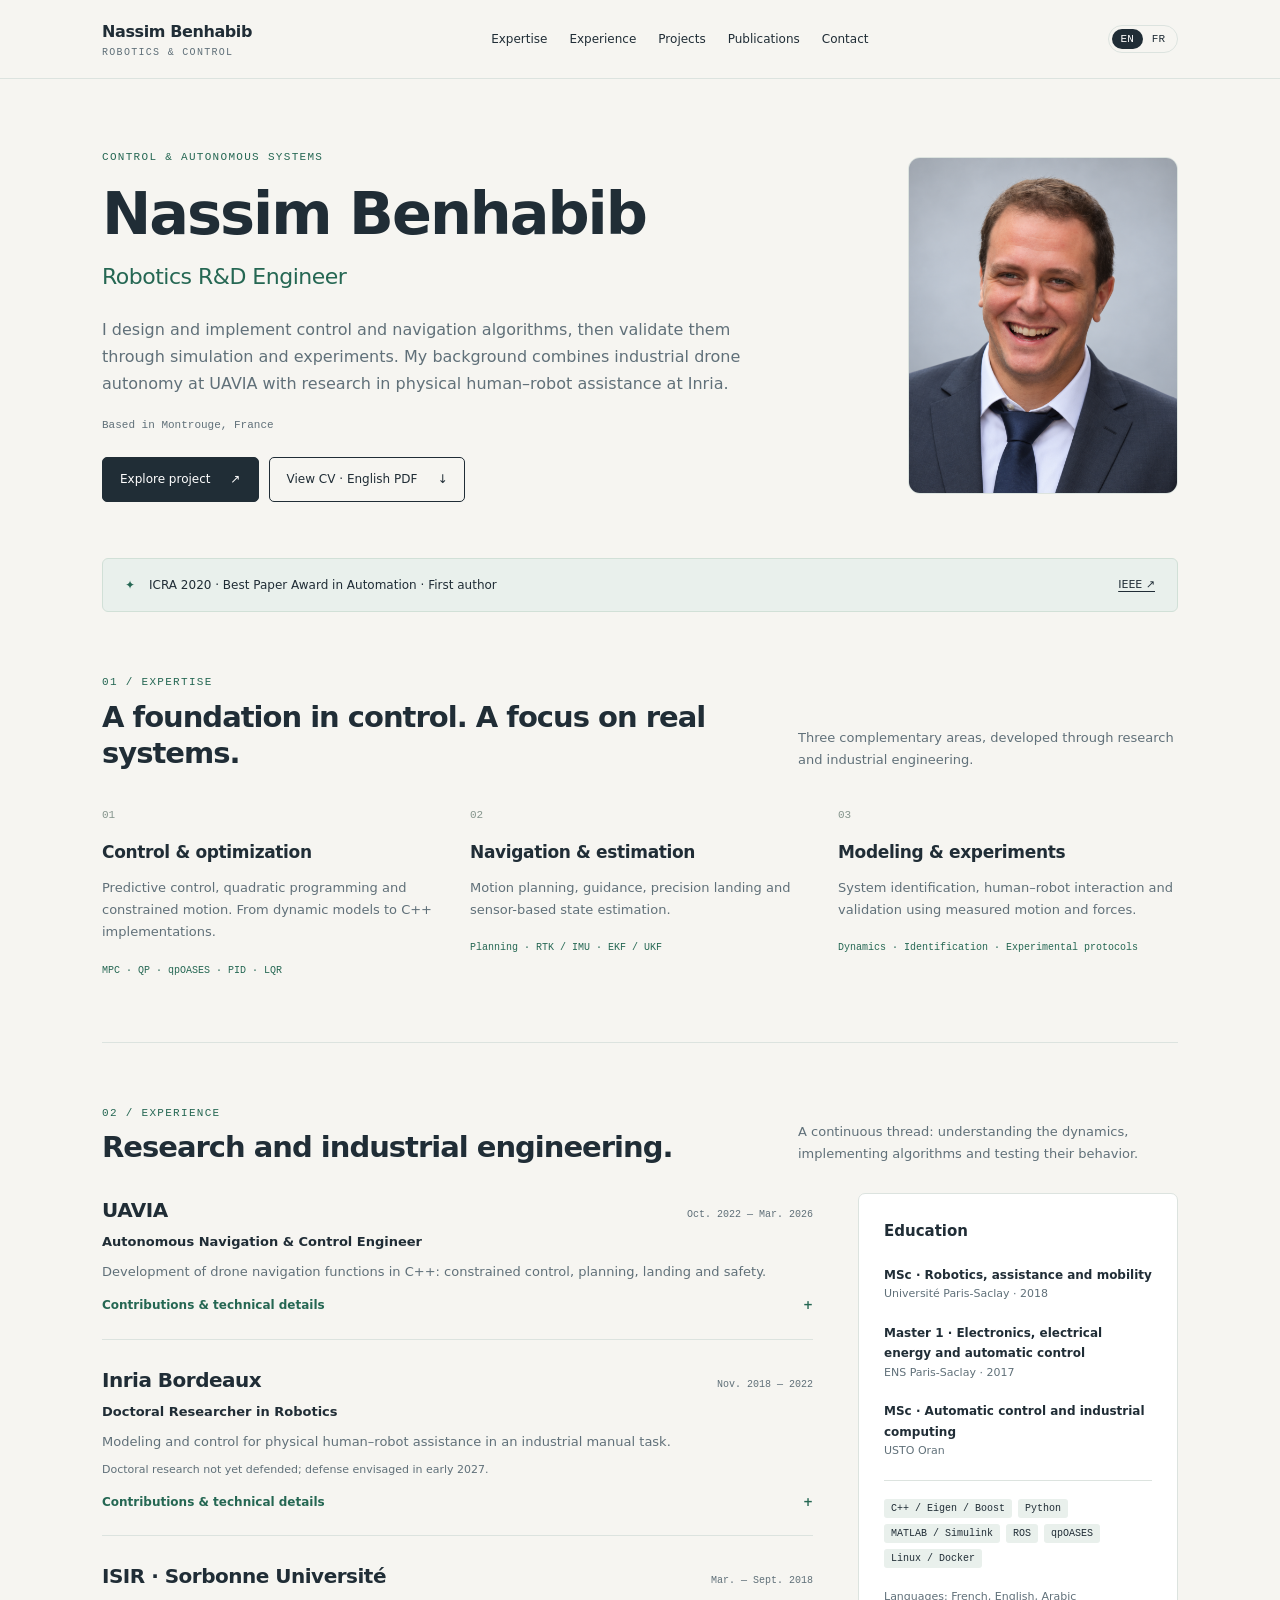
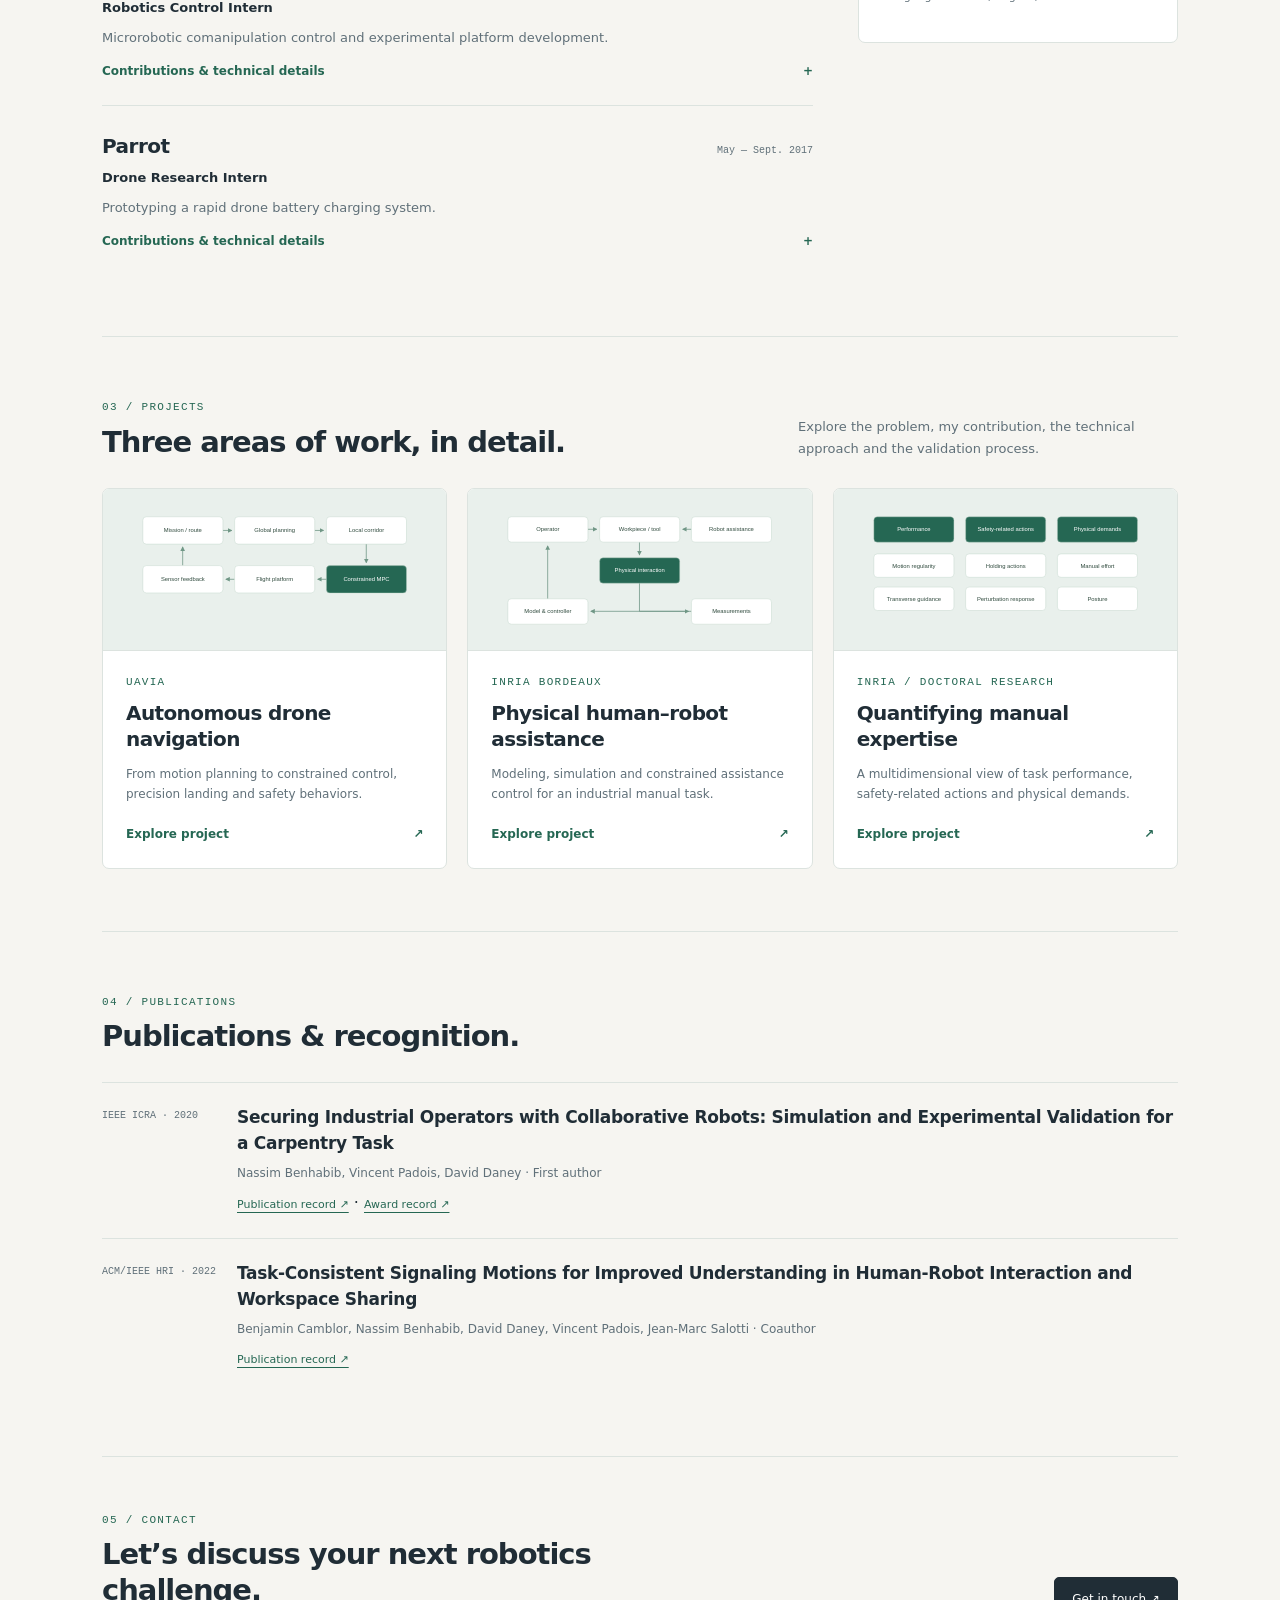
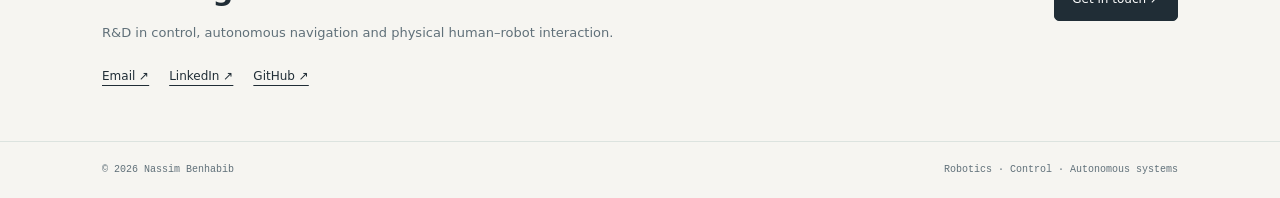
<file: index.html>
<!doctype html><html lang="en"><head><meta charset="utf-8"><meta name="viewport" content="width=device-width,initial-scale=1"><meta name="description" content="I design and implement control and navigation algorithms, then validate them through simulation and experiments. My background combines industrial drone autonomy at UAVIA with research in physical human–robot assistance at Inria."><meta name="theme-color" content="#f6f5f1"><title>Robotics R&amp;D Engineer | Nassim Benhabib</title><link rel="canonical" href="https://nassimbenhabib.github.io/en/index.html"><link rel="alternate" hreflang="en" href="https://nassimbenhabib.github.io/en/index.html"><link rel="alternate" hreflang="fr" href="https://nassimbenhabib.github.io/en/index.html"><link rel="icon" href="assets/favicon.svg" type="image/svg+xml"><link rel="stylesheet" href="assets/style.css"><script defer src="assets/main.js"></script></head><body><a class="skip" href="#main">Skip to content</a><header class="header"><div class="container nav"><a href="index.html" class="brand">Nassim Benhabib<small>Robotics & Control</small></a><nav id="navigation" aria-label="Navigation"><a href="index.html#expertise">Expertise</a><a href="index.html#experience">Experience</a><a href="index.html#projects">Projects</a><a href="index.html#publications">Publications</a><a href="index.html#contact">Contact</a></nav><button class="menu-button" aria-controls="navigation" aria-expanded="false">Menu</button><div class="lang" aria-label="Language"><span aria-current="page">EN</span><a data-language-switch href="fr/index.html" lang="fr" hreflang="fr" aria-label="Version française">FR</a></div></div></header><main id="main"><div class="container"><section class="hero"><div><div class="kicker">Control & autonomous systems</div><h1>Nassim Benhabib</h1><p class="role">Robotics R&D Engineer</p><p class="intro">I design and implement control and navigation algorithms, then validate them through simulation and experiments. My background combines industrial drone autonomy at UAVIA with research in physical human–robot assistance at Inria.</p><div class="location">Based in Montrouge, France</div><div class="buttons"><a class="button" href="#projects">Explore project <span>↗</span></a><a class="button light" href="assets/Nassim_Benhabib_CV_EN.pdf" target="_blank" rel="noopener">View CV · English PDF <span>↓</span></a></div></div><div class="portrait" role="img" aria-label="Portrait of Nassim Benhabib"><img src="assets/portrait.png" alt="Nassim Benhabib"></div></section><div class="highlight"><b>✦</b><span>ICRA 2020 · Best Paper Award in Automation · First author</span><a href="https://www.ieee-ras.org/awards-recognition/conference-awards/ieee-icra-best-paper-award-in-automation/" target="_blank" rel="noopener">IEEE ↗</a></div>
<section class="section" id="expertise"><div class="heading"><div><div class="kicker">01 / Expertise</div><h2>A foundation in control. A focus on real systems.</h2></div><p>Three complementary areas, developed through research and industrial engineering.</p></div><div class="expertise"><article><span class="index">01</span><h3>Control &amp; optimization</h3><p>Predictive control, quadratic programming and constrained motion. From dynamic models to C++ implementations.</p><div class="tools">MPC · QP · qpOASES · PID · LQR</div></article><article><span class="index">02</span><h3>Navigation &amp; estimation</h3><p>Motion planning, guidance, precision landing and sensor-based state estimation.</p><div class="tools">Planning · RTK / IMU · EKF / UKF</div></article><article><span class="index">03</span><h3>Modeling &amp; experiments</h3><p>System identification, human–robot interaction and validation using measured motion and forces.</p><div class="tools">Dynamics · Identification · Experimental protocols</div></article></div></section>
<section class="section" id="experience"><div class="heading"><div><div class="kicker">02 / Experience</div><h2>Research and industrial engineering.</h2></div><p>A continuous thread: understanding the dynamics, implementing algorithms and testing their behavior.</p></div><div class="experience"><div><article class="job"><div class="job-title"><h3>UAVIA</h3><span class="date">Oct. 2022 — Mar. 2026</span></div><h4>Autonomous Navigation &amp; Control Engineer</h4><p>Development of drone navigation functions in C++: constrained control, planning, landing and safety.</p><details><summary>Contributions & technical details</summary><ul><li>MPC formulated as a quadratic program, using qpOASES and motion constraints.</li><li>Global Dijkstra planning coupled with local safety corridors.</li><li>RTK/IMU-based landing logic, phased descent and contact detection.</li><li>Geofencing, fallback behaviors, terrain following and mission-specific navigation.</li><li>Integration, simulation, telemetry analysis, tuning and flight testing.</li></ul></details></article><article class="job"><div class="job-title"><h3>Inria Bordeaux</h3><span class="date">Nov. 2018 — 2022</span></div><h4>Doctoral Researcher in Robotics</h4><p>Modeling and control for physical human–robot assistance in an industrial manual task.</p><p class="phd">Doctoral research not yet defended; defense envisaged in early 2027.</p><details><summary>Contributions & technical details</summary><ul><li>Dynamic modeling of human–robot–environment interaction.</li><li>Constrained inverse dynamics and force estimation through quadratic optimization.</li><li>Development of a numerical simulator and an instrumented robotic test platform.</li><li>Identification from measured trajectories and forces; independent validation trials.</li><li>Predictive assistance control and quantitative analysis of manual expertise.</li></ul></details></article><article class="job"><div class="job-title"><h3>ISIR · Sorbonne Université</h3><span class="date">Mar. — Sept. 2018</span></div><h4>Robotics Control Intern</h4><p>Microrobotic comanipulation control and experimental platform development.</p><details><summary>Contributions & technical details</summary><ul><li>Development of comanipulation control.</li><li>Restoration of an experimental pantograph for validation.</li></ul></details></article><article class="job"><div class="job-title"><h3>Parrot</h3><span class="date">May — Sept. 2017</span></div><h4>Drone Research Intern</h4><p>Prototyping a rapid drone battery charging system.</p><details><summary>Contributions & technical details</summary><ul><li>Development and tuning of a charging prototype based on an existing device.</li></ul></details></article></div><aside class="sidebar"><h3>Education</h3><div class="degree"><strong>MSc · Robotics, assistance and mobility</strong><span>Université Paris-Saclay · 2018</span></div><div class="degree"><strong>Master 1 · Electronics, electrical energy and automatic control</strong><span>ENS Paris-Saclay · 2017</span></div><div class="degree"><strong>MSc · Automatic control and industrial computing</strong><span>USTO Oran</span></div><div class="stack"><span>C++ / Eigen / Boost</span><span>Python</span><span>MATLAB / Simulink</span><span>ROS</span><span>qpOASES</span><span>Linux / Docker</span></div><p class="languages">Languages: French, English, Arabic</p></aside></div></section>
<section class="section" id="projects"><div class="heading"><div><div class="kicker">03 / Projects</div><h2>Three areas of work, in detail.</h2></div><p>Explore the problem, my contribution, the technical approach and the validation process.</p></div><div class="project-grid"><a class="card" href="en/projects/navigation.html"><div class="card-visual" aria-hidden="true"><svg xmlns="http://www.w3.org/2000/svg" viewBox="0 0 735 320" role="img" aria-label="Autonomous drone navigation"><defs><marker id="arrow-navigation-en" viewBox="0 0 10 10" refX="8" refY="5" markerWidth="6" markerHeight="6" orient="auto-start-reverse"><path d="M0 0L10 5L0 10Z" fill="#709786"/></marker></defs><path d="M235 60H257" fill="none" stroke="#709786" stroke-width="2" marker-end="url(#arrow-navigation-en)"/><path d="M470 60H492" fill="none" stroke="#709786" stroke-width="2" marker-end="url(#arrow-navigation-en)"/><path d="M602 95V142" fill="none" stroke="#709786" stroke-width="2" marker-end="url(#arrow-navigation-en)"/><path d="M500 185H478" fill="none" stroke="#709786" stroke-width="2" marker-end="url(#arrow-navigation-en)"/><path d="M265 185H243" fill="none" stroke="#709786" stroke-width="2" marker-end="url(#arrow-navigation-en)"/><path d="M132 150V103" fill="none" stroke="#709786" stroke-width="2" marker-end="url(#arrow-navigation-en)"/><rect x="30" y="25" width="205" height="70" rx="9" fill="#fff" stroke="#b8cdc1"/><text x="132.5" y="65.0" text-anchor="middle" fill="#304b3e" font-family="Arial,sans-serif" font-size="15">Mission / route</text><rect x="265" y="25" width="205" height="70" rx="9" fill="#fff" stroke="#b8cdc1"/><text x="367.5" y="65.0" text-anchor="middle" fill="#304b3e" font-family="Arial,sans-serif" font-size="15">Global planning</text><rect x="500" y="25" width="205" height="70" rx="9" fill="#fff" stroke="#b8cdc1"/><text x="602.5" y="65.0" text-anchor="middle" fill="#304b3e" font-family="Arial,sans-serif" font-size="15">Local corridor</text><rect x="500" y="150" width="205" height="70" rx="9" fill="#256753" stroke="#b8cdc1"/><text x="602.5" y="190.0" text-anchor="middle" fill="#fff" font-family="Arial,sans-serif" font-size="15">Constrained MPC</text><rect x="265" y="150" width="205" height="70" rx="9" fill="#fff" stroke="#b8cdc1"/><text x="367.5" y="190.0" text-anchor="middle" fill="#304b3e" font-family="Arial,sans-serif" font-size="15">Flight platform</text><rect x="30" y="150" width="205" height="70" rx="9" fill="#fff" stroke="#b8cdc1"/><text x="132.5" y="190.0" text-anchor="middle" fill="#304b3e" font-family="Arial,sans-serif" font-size="15">Sensor feedback</text></svg></div><div class="card-body"><div class="kicker">UAVIA</div><h3>Autonomous drone navigation</h3><p>From motion planning to constrained control, precision landing and safety behaviors.</p><span class="link">Explore project<span>↗</span></span></div></a><a class="card" href="en/projects/assistance.html"><div class="card-visual" aria-hidden="true"><svg xmlns="http://www.w3.org/2000/svg" viewBox="0 0 735 320" role="img" aria-label="Physical human–robot assistance"><defs><marker id="arrow-assistance-en" viewBox="0 0 10 10" refX="8" refY="5" markerWidth="6" markerHeight="6" orient="auto-start-reverse"><path d="M0 0L10 5L0 10Z" fill="#709786"/></marker></defs><path d="M235 57H257" fill="none" stroke="#709786" stroke-width="2" marker-end="url(#arrow-assistance-en)"/><path d="M500 57H478" fill="none" stroke="#709786" stroke-width="2" marker-end="url(#arrow-assistance-en)"/><path d="M367 90V122" fill="none" stroke="#709786" stroke-width="2" marker-end="url(#arrow-assistance-en)"/><path d="M367 195V267H492" fill="none" stroke="#709786" stroke-width="2" marker-end="url(#arrow-assistance-en)"/><path d="M500 267H243" fill="none" stroke="#709786" stroke-width="2" marker-end="url(#arrow-assistance-en)"/><path d="M132 235V100" fill="none" stroke="#709786" stroke-width="2" marker-end="url(#arrow-assistance-en)"/><rect x="30" y="25" width="205" height="65" rx="9" fill="#fff" stroke="#b8cdc1"/><text x="132.5" y="62.5" text-anchor="middle" fill="#304b3e" font-family="Arial,sans-serif" font-size="15">Operator</text><rect x="265" y="25" width="205" height="65" rx="9" fill="#fff" stroke="#b8cdc1"/><text x="367.5" y="62.5" text-anchor="middle" fill="#304b3e" font-family="Arial,sans-serif" font-size="15">Workpiece / tool</text><rect x="500" y="25" width="205" height="65" rx="9" fill="#fff" stroke="#b8cdc1"/><text x="602.5" y="62.5" text-anchor="middle" fill="#304b3e" font-family="Arial,sans-serif" font-size="15">Robot assistance</text><rect x="265" y="130" width="205" height="65" rx="9" fill="#256753" stroke="#b8cdc1"/><text x="367.5" y="167.5" text-anchor="middle" fill="#fff" font-family="Arial,sans-serif" font-size="15">Physical interaction</text><rect x="500" y="235" width="205" height="65" rx="9" fill="#fff" stroke="#b8cdc1"/><text x="602.5" y="272.5" text-anchor="middle" fill="#304b3e" font-family="Arial,sans-serif" font-size="15">Measurements</text><rect x="30" y="235" width="205" height="65" rx="9" fill="#fff" stroke="#b8cdc1"/><text x="132.5" y="272.5" text-anchor="middle" fill="#304b3e" font-family="Arial,sans-serif" font-size="15">Model &amp; controller</text></svg></div><div class="card-body"><div class="kicker">INRIA BORDEAUX</div><h3>Physical human–robot assistance</h3><p>Modeling, simulation and constrained assistance control for an industrial manual task.</p><span class="link">Explore project<span>↗</span></span></div></a><a class="card" href="en/projects/expertise.html"><div class="card-visual" aria-hidden="true"><svg xmlns="http://www.w3.org/2000/svg" viewBox="0 0 735 320" role="img" aria-label="Quantifying manual expertise"><defs><marker id="arrow-expertise-en" viewBox="0 0 10 10" refX="8" refY="5" markerWidth="6" markerHeight="6" orient="auto-start-reverse"><path d="M0 0L10 5L0 10Z" fill="#709786"/></marker></defs><rect x="30" y="25" width="205" height="65" rx="9" fill="#256753" stroke="#b8cdc1"/><text x="132.5" y="62.5" text-anchor="middle" fill="#fff" font-family="Arial,sans-serif" font-size="15">Performance</text><rect x="30" y="120" width="205" height="60" rx="9" fill="#fff" stroke="#b8cdc1"/><text x="132.5" y="155.0" text-anchor="middle" fill="#304b3e" font-family="Arial,sans-serif" font-size="15">Motion regularity</text><rect x="30" y="205" width="205" height="60" rx="9" fill="#fff" stroke="#b8cdc1"/><text x="132.5" y="240.0" text-anchor="middle" fill="#304b3e" font-family="Arial,sans-serif" font-size="15">Transverse guidance</text><rect x="265" y="25" width="205" height="65" rx="9" fill="#256753" stroke="#b8cdc1"/><text x="367.5" y="62.5" text-anchor="middle" fill="#fff" font-family="Arial,sans-serif" font-size="15">Safety-related actions</text><rect x="265" y="120" width="205" height="60" rx="9" fill="#fff" stroke="#b8cdc1"/><text x="367.5" y="155.0" text-anchor="middle" fill="#304b3e" font-family="Arial,sans-serif" font-size="15">Holding actions</text><rect x="265" y="205" width="205" height="60" rx="9" fill="#fff" stroke="#b8cdc1"/><text x="367.5" y="240.0" text-anchor="middle" fill="#304b3e" font-family="Arial,sans-serif" font-size="15">Perturbation response</text><rect x="500" y="25" width="205" height="65" rx="9" fill="#256753" stroke="#b8cdc1"/><text x="602.5" y="62.5" text-anchor="middle" fill="#fff" font-family="Arial,sans-serif" font-size="15">Physical demands</text><rect x="500" y="120" width="205" height="60" rx="9" fill="#fff" stroke="#b8cdc1"/><text x="602.5" y="155.0" text-anchor="middle" fill="#304b3e" font-family="Arial,sans-serif" font-size="15">Manual effort</text><rect x="500" y="205" width="205" height="60" rx="9" fill="#fff" stroke="#b8cdc1"/><text x="602.5" y="240.0" text-anchor="middle" fill="#304b3e" font-family="Arial,sans-serif" font-size="15">Posture</text></svg></div><div class="card-body"><div class="kicker">INRIA / DOCTORAL RESEARCH</div><h3>Quantifying manual expertise</h3><p>A multidimensional view of task performance, safety-related actions and physical demands.</p><span class="link">Explore project<span>↗</span></span></div></a></div></section>
<section class="section" id="publications"><div class="heading"><div><div class="kicker">04 / Publications</div><h2>Publications & recognition.</h2></div></div><article class="paper"><div class="date">IEEE ICRA · 2020</div><div><h3>Securing Industrial Operators with Collaborative Robots: Simulation and Experimental Validation for a Carpentry Task</h3><p>Nassim Benhabib, Vincent Padois, David Daney · First author</p><a href="https://hal.science/hal-02418739" target="_blank" rel="noopener">Publication record ↗</a> · <a href="https://www.ieee-ras.org/awards-recognition/conference-awards/ieee-icra-best-paper-award-in-automation/" target="_blank" rel="noopener">Award record ↗</a></div></article><article class="paper"><div class="date">ACM/IEEE HRI · 2022</div><div><h3>Task-Consistent Signaling Motions for Improved Understanding in Human-Robot Interaction and Workspace Sharing</h3><p>Benjamin Camblor, Nassim Benhabib, David Daney, Vincent Padois, Jean-Marc Salotti · Coauthor</p><a href="https://auctus-team.gitlabpages.inria.fr/publications/2022/hri/" target="_blank" rel="noopener">Publication record ↗</a></div></article></section>
<section id="contact" class="contact-section"><div class="contact-grid"><div><div class="kicker">05 / Contact</div><h2>Let’s discuss your next robotics challenge.</h2><p>R&D in control, autonomous navigation and physical human–robot interaction.</p><div class="social"><a href="mailto:nassim.benhabib@hotmail.fr">Email ↗</a><a href="https://www.linkedin.com/in/nassim-benhabib-a44a7013b" target="_blank" rel="noopener">LinkedIn ↗</a><a href="https://github.com/nassimbenhabib" target="_blank" rel="noopener">GitHub ↗</a></div></div><a class="button" href="mailto:nassim.benhabib@hotmail.fr">Get in touch ↗</a></div></section></div></main><footer><div class="container"><span>© 2026 Nassim Benhabib</span><span>Robotics · Control · Autonomous systems</span></div></footer></body></html>
</file>
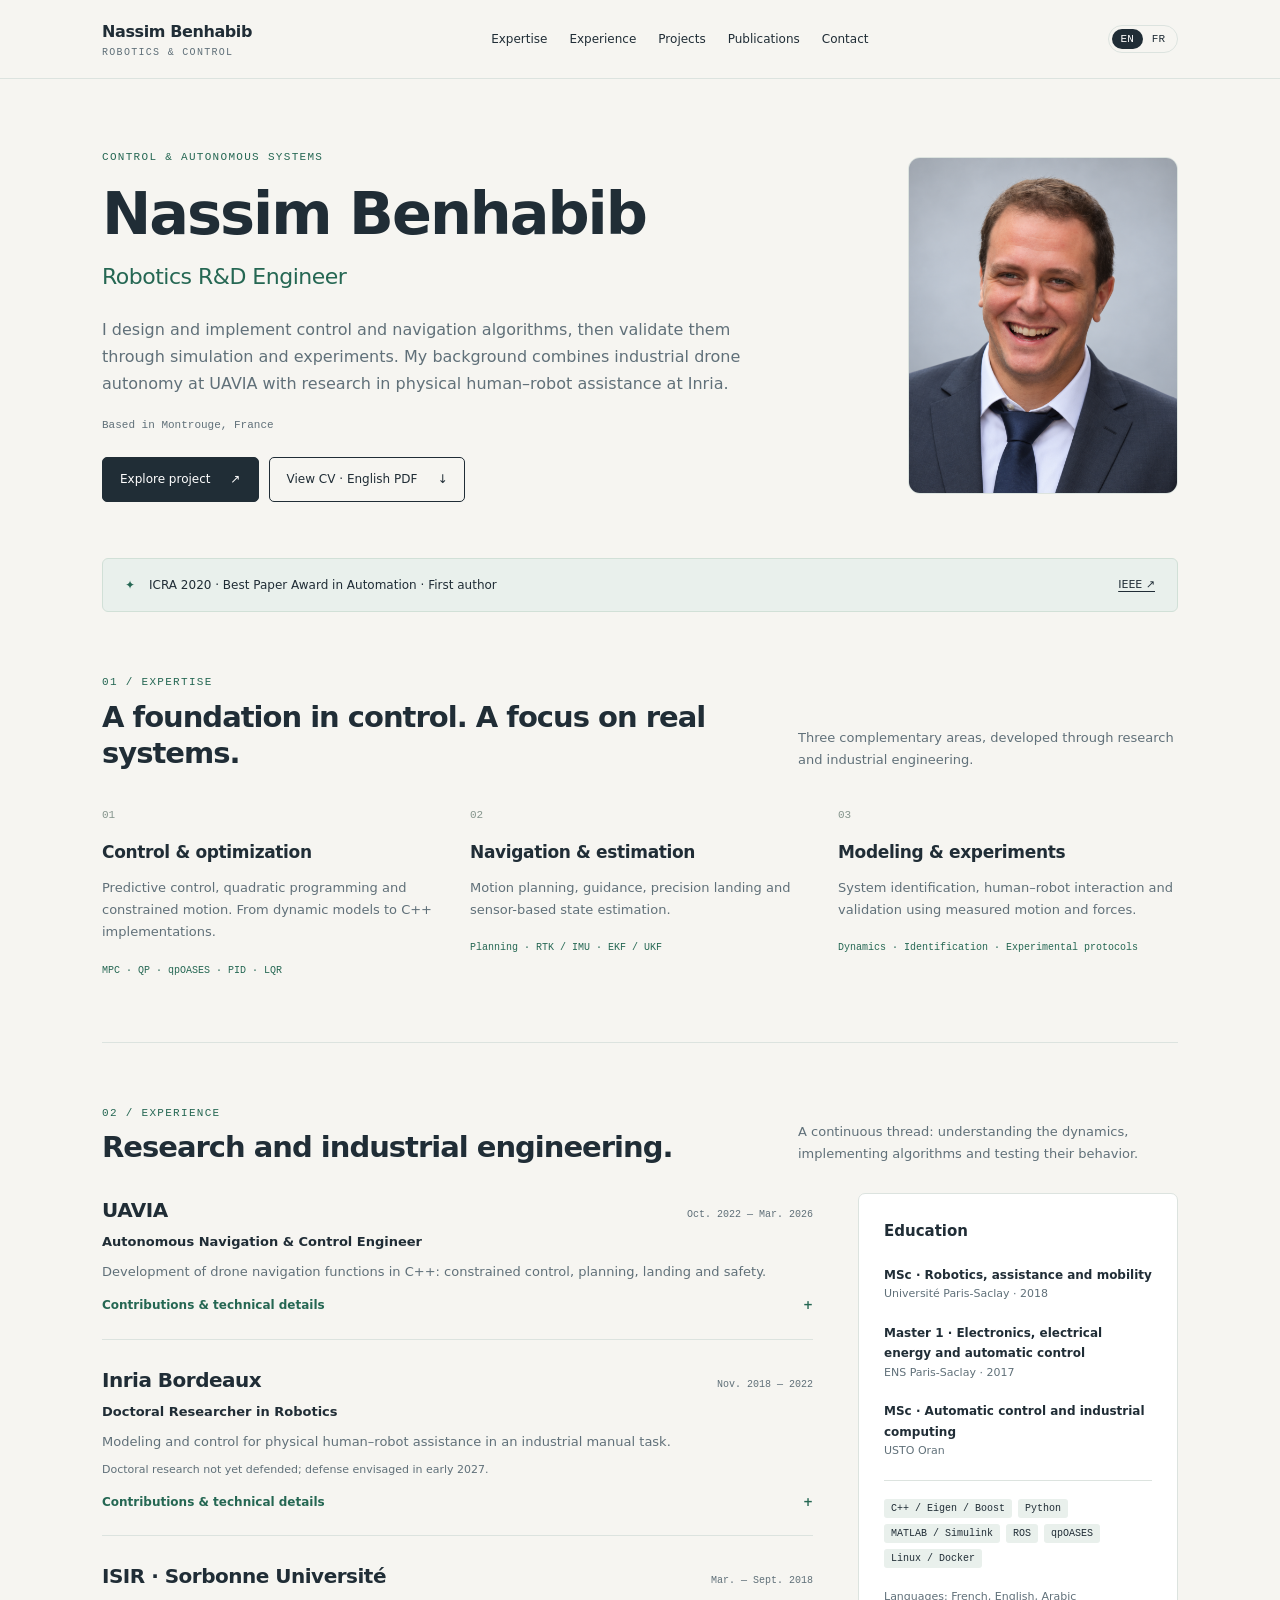
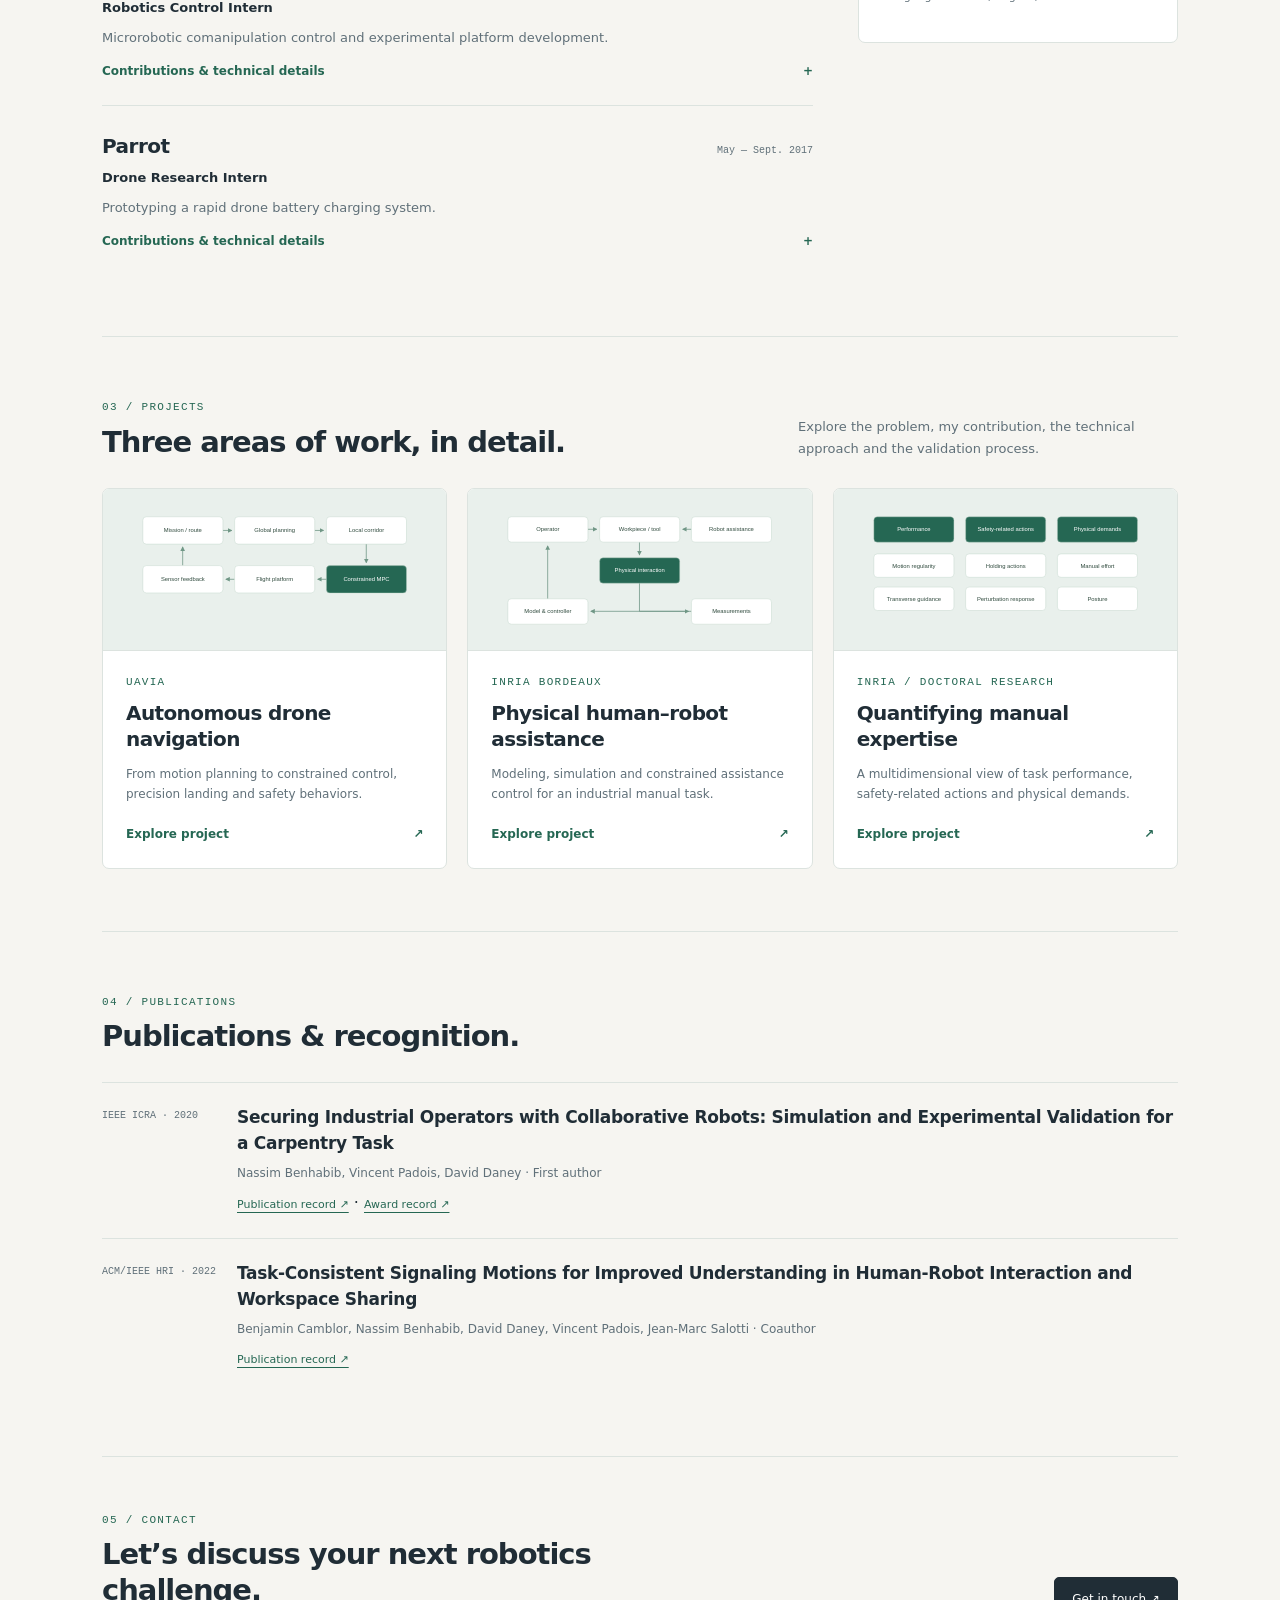
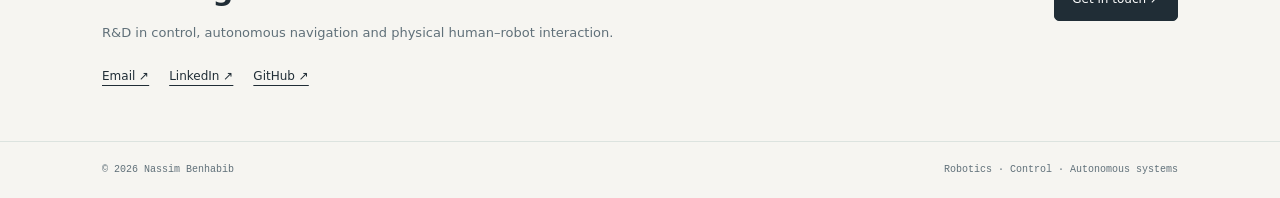
<file: en/index.html>
<!doctype html><html lang="en"><head><meta charset="utf-8"><meta name="viewport" content="width=device-width,initial-scale=1"><meta name="description" content="I design and implement control and navigation algorithms, then validate them through simulation and experiments. My background combines industrial drone autonomy at UAVIA with research in physical human–robot assistance at Inria."><meta name="theme-color" content="#f6f5f1"><title>Robotics R&amp;D Engineer | Nassim Benhabib</title><link rel="canonical" href="https://nassimbenhabib.github.io/en/index.html"><link rel="alternate" hreflang="en" href="https://nassimbenhabib.github.io/en/index.html"><link rel="alternate" hreflang="fr" href="https://nassimbenhabib.github.io/en/index.html"><link rel="icon" href="../assets/favicon.svg" type="image/svg+xml"><link rel="stylesheet" href="../assets/style.css"><script defer src="../assets/main.js"></script></head><body><a class="skip" href="#main">Skip to content</a><header class="header"><div class="container nav"><a href="index.html" class="brand">Nassim Benhabib<small>Robotics & Control</small></a><nav id="navigation" aria-label="Navigation"><a href="index.html#expertise">Expertise</a><a href="index.html#experience">Experience</a><a href="index.html#projects">Projects</a><a href="index.html#publications">Publications</a><a href="index.html#contact">Contact</a></nav><button class="menu-button" aria-controls="navigation" aria-expanded="false">Menu</button><div class="lang" aria-label="Language"><span aria-current="page">EN</span><a data-language-switch href="../fr/index.html" lang="fr" hreflang="fr" aria-label="Version française">FR</a></div></div></header><main id="main"><div class="container"><section class="hero"><div><div class="kicker">Control & autonomous systems</div><h1>Nassim Benhabib</h1><p class="role">Robotics R&D Engineer</p><p class="intro">I design and implement control and navigation algorithms, then validate them through simulation and experiments. My background combines industrial drone autonomy at UAVIA with research in physical human–robot assistance at Inria.</p><div class="location">Based in Montrouge, France</div><div class="buttons"><a class="button" href="#projects">Explore project <span>↗</span></a><a class="button light" href="../assets/Nassim_Benhabib_CV_EN.pdf" target="_blank" rel="noopener">View CV · English PDF <span>↓</span></a></div></div><div class="portrait" role="img" aria-label="Portrait of Nassim Benhabib"><img src="../assets/portrait.png" alt="Nassim Benhabib"></div></section><div class="highlight"><b>✦</b><span>ICRA 2020 · Best Paper Award in Automation · First author</span><a href="https://www.ieee-ras.org/awards-recognition/conference-awards/ieee-icra-best-paper-award-in-automation/" target="_blank" rel="noopener">IEEE ↗</a></div>
<section class="section" id="expertise"><div class="heading"><div><div class="kicker">01 / Expertise</div><h2>A foundation in control. A focus on real systems.</h2></div><p>Three complementary areas, developed through research and industrial engineering.</p></div><div class="expertise"><article><span class="index">01</span><h3>Control &amp; optimization</h3><p>Predictive control, quadratic programming and constrained motion. From dynamic models to C++ implementations.</p><div class="tools">MPC · QP · qpOASES · PID · LQR</div></article><article><span class="index">02</span><h3>Navigation &amp; estimation</h3><p>Motion planning, guidance, precision landing and sensor-based state estimation.</p><div class="tools">Planning · RTK / IMU · EKF / UKF</div></article><article><span class="index">03</span><h3>Modeling &amp; experiments</h3><p>System identification, human–robot interaction and validation using measured motion and forces.</p><div class="tools">Dynamics · Identification · Experimental protocols</div></article></div></section>
<section class="section" id="experience"><div class="heading"><div><div class="kicker">02 / Experience</div><h2>Research and industrial engineering.</h2></div><p>A continuous thread: understanding the dynamics, implementing algorithms and testing their behavior.</p></div><div class="experience"><div><article class="job"><div class="job-title"><h3>UAVIA</h3><span class="date">Oct. 2022 — Mar. 2026</span></div><h4>Autonomous Navigation &amp; Control Engineer</h4><p>Development of drone navigation functions in C++: constrained control, planning, landing and safety.</p><details><summary>Contributions & technical details</summary><ul><li>MPC formulated as a quadratic program, using qpOASES and motion constraints.</li><li>Global Dijkstra planning coupled with local safety corridors.</li><li>RTK/IMU-based landing logic, phased descent and contact detection.</li><li>Geofencing, fallback behaviors, terrain following and mission-specific navigation.</li><li>Integration, simulation, telemetry analysis, tuning and flight testing.</li></ul></details></article><article class="job"><div class="job-title"><h3>Inria Bordeaux</h3><span class="date">Nov. 2018 — 2022</span></div><h4>Doctoral Researcher in Robotics</h4><p>Modeling and control for physical human–robot assistance in an industrial manual task.</p><p class="phd">Doctoral research not yet defended; defense envisaged in early 2027.</p><details><summary>Contributions & technical details</summary><ul><li>Dynamic modeling of human–robot–environment interaction.</li><li>Constrained inverse dynamics and force estimation through quadratic optimization.</li><li>Development of a numerical simulator and an instrumented robotic test platform.</li><li>Identification from measured trajectories and forces; independent validation trials.</li><li>Predictive assistance control and quantitative analysis of manual expertise.</li></ul></details></article><article class="job"><div class="job-title"><h3>ISIR · Sorbonne Université</h3><span class="date">Mar. — Sept. 2018</span></div><h4>Robotics Control Intern</h4><p>Microrobotic comanipulation control and experimental platform development.</p><details><summary>Contributions & technical details</summary><ul><li>Development of comanipulation control.</li><li>Restoration of an experimental pantograph for validation.</li></ul></details></article><article class="job"><div class="job-title"><h3>Parrot</h3><span class="date">May — Sept. 2017</span></div><h4>Drone Research Intern</h4><p>Prototyping a rapid drone battery charging system.</p><details><summary>Contributions & technical details</summary><ul><li>Development and tuning of a charging prototype based on an existing device.</li></ul></details></article></div><aside class="sidebar"><h3>Education</h3><div class="degree"><strong>MSc · Robotics, assistance and mobility</strong><span>Université Paris-Saclay · 2018</span></div><div class="degree"><strong>Master 1 · Electronics, electrical energy and automatic control</strong><span>ENS Paris-Saclay · 2017</span></div><div class="degree"><strong>MSc · Automatic control and industrial computing</strong><span>USTO Oran</span></div><div class="stack"><span>C++ / Eigen / Boost</span><span>Python</span><span>MATLAB / Simulink</span><span>ROS</span><span>qpOASES</span><span>Linux / Docker</span></div><p class="languages">Languages: French, English, Arabic</p></aside></div></section>
<section class="section" id="projects"><div class="heading"><div><div class="kicker">03 / Projects</div><h2>Three areas of work, in detail.</h2></div><p>Explore the problem, my contribution, the technical approach and the validation process.</p></div><div class="project-grid"><a class="card" href="projects/navigation.html"><div class="card-visual" aria-hidden="true"><svg xmlns="http://www.w3.org/2000/svg" viewBox="0 0 735 320" role="img" aria-label="Autonomous drone navigation"><defs><marker id="arrow-navigation-en" viewBox="0 0 10 10" refX="8" refY="5" markerWidth="6" markerHeight="6" orient="auto-start-reverse"><path d="M0 0L10 5L0 10Z" fill="#709786"/></marker></defs><path d="M235 60H257" fill="none" stroke="#709786" stroke-width="2" marker-end="url(#arrow-navigation-en)"/><path d="M470 60H492" fill="none" stroke="#709786" stroke-width="2" marker-end="url(#arrow-navigation-en)"/><path d="M602 95V142" fill="none" stroke="#709786" stroke-width="2" marker-end="url(#arrow-navigation-en)"/><path d="M500 185H478" fill="none" stroke="#709786" stroke-width="2" marker-end="url(#arrow-navigation-en)"/><path d="M265 185H243" fill="none" stroke="#709786" stroke-width="2" marker-end="url(#arrow-navigation-en)"/><path d="M132 150V103" fill="none" stroke="#709786" stroke-width="2" marker-end="url(#arrow-navigation-en)"/><rect x="30" y="25" width="205" height="70" rx="9" fill="#fff" stroke="#b8cdc1"/><text x="132.5" y="65.0" text-anchor="middle" fill="#304b3e" font-family="Arial,sans-serif" font-size="15">Mission / route</text><rect x="265" y="25" width="205" height="70" rx="9" fill="#fff" stroke="#b8cdc1"/><text x="367.5" y="65.0" text-anchor="middle" fill="#304b3e" font-family="Arial,sans-serif" font-size="15">Global planning</text><rect x="500" y="25" width="205" height="70" rx="9" fill="#fff" stroke="#b8cdc1"/><text x="602.5" y="65.0" text-anchor="middle" fill="#304b3e" font-family="Arial,sans-serif" font-size="15">Local corridor</text><rect x="500" y="150" width="205" height="70" rx="9" fill="#256753" stroke="#b8cdc1"/><text x="602.5" y="190.0" text-anchor="middle" fill="#fff" font-family="Arial,sans-serif" font-size="15">Constrained MPC</text><rect x="265" y="150" width="205" height="70" rx="9" fill="#fff" stroke="#b8cdc1"/><text x="367.5" y="190.0" text-anchor="middle" fill="#304b3e" font-family="Arial,sans-serif" font-size="15">Flight platform</text><rect x="30" y="150" width="205" height="70" rx="9" fill="#fff" stroke="#b8cdc1"/><text x="132.5" y="190.0" text-anchor="middle" fill="#304b3e" font-family="Arial,sans-serif" font-size="15">Sensor feedback</text></svg></div><div class="card-body"><div class="kicker">UAVIA</div><h3>Autonomous drone navigation</h3><p>From motion planning to constrained control, precision landing and safety behaviors.</p><span class="link">Explore project<span>↗</span></span></div></a><a class="card" href="projects/assistance.html"><div class="card-visual" aria-hidden="true"><svg xmlns="http://www.w3.org/2000/svg" viewBox="0 0 735 320" role="img" aria-label="Physical human–robot assistance"><defs><marker id="arrow-assistance-en" viewBox="0 0 10 10" refX="8" refY="5" markerWidth="6" markerHeight="6" orient="auto-start-reverse"><path d="M0 0L10 5L0 10Z" fill="#709786"/></marker></defs><path d="M235 57H257" fill="none" stroke="#709786" stroke-width="2" marker-end="url(#arrow-assistance-en)"/><path d="M500 57H478" fill="none" stroke="#709786" stroke-width="2" marker-end="url(#arrow-assistance-en)"/><path d="M367 90V122" fill="none" stroke="#709786" stroke-width="2" marker-end="url(#arrow-assistance-en)"/><path d="M367 195V267H492" fill="none" stroke="#709786" stroke-width="2" marker-end="url(#arrow-assistance-en)"/><path d="M500 267H243" fill="none" stroke="#709786" stroke-width="2" marker-end="url(#arrow-assistance-en)"/><path d="M132 235V100" fill="none" stroke="#709786" stroke-width="2" marker-end="url(#arrow-assistance-en)"/><rect x="30" y="25" width="205" height="65" rx="9" fill="#fff" stroke="#b8cdc1"/><text x="132.5" y="62.5" text-anchor="middle" fill="#304b3e" font-family="Arial,sans-serif" font-size="15">Operator</text><rect x="265" y="25" width="205" height="65" rx="9" fill="#fff" stroke="#b8cdc1"/><text x="367.5" y="62.5" text-anchor="middle" fill="#304b3e" font-family="Arial,sans-serif" font-size="15">Workpiece / tool</text><rect x="500" y="25" width="205" height="65" rx="9" fill="#fff" stroke="#b8cdc1"/><text x="602.5" y="62.5" text-anchor="middle" fill="#304b3e" font-family="Arial,sans-serif" font-size="15">Robot assistance</text><rect x="265" y="130" width="205" height="65" rx="9" fill="#256753" stroke="#b8cdc1"/><text x="367.5" y="167.5" text-anchor="middle" fill="#fff" font-family="Arial,sans-serif" font-size="15">Physical interaction</text><rect x="500" y="235" width="205" height="65" rx="9" fill="#fff" stroke="#b8cdc1"/><text x="602.5" y="272.5" text-anchor="middle" fill="#304b3e" font-family="Arial,sans-serif" font-size="15">Measurements</text><rect x="30" y="235" width="205" height="65" rx="9" fill="#fff" stroke="#b8cdc1"/><text x="132.5" y="272.5" text-anchor="middle" fill="#304b3e" font-family="Arial,sans-serif" font-size="15">Model &amp; controller</text></svg></div><div class="card-body"><div class="kicker">INRIA BORDEAUX</div><h3>Physical human–robot assistance</h3><p>Modeling, simulation and constrained assistance control for an industrial manual task.</p><span class="link">Explore project<span>↗</span></span></div></a><a class="card" href="projects/expertise.html"><div class="card-visual" aria-hidden="true"><svg xmlns="http://www.w3.org/2000/svg" viewBox="0 0 735 320" role="img" aria-label="Quantifying manual expertise"><defs><marker id="arrow-expertise-en" viewBox="0 0 10 10" refX="8" refY="5" markerWidth="6" markerHeight="6" orient="auto-start-reverse"><path d="M0 0L10 5L0 10Z" fill="#709786"/></marker></defs><rect x="30" y="25" width="205" height="65" rx="9" fill="#256753" stroke="#b8cdc1"/><text x="132.5" y="62.5" text-anchor="middle" fill="#fff" font-family="Arial,sans-serif" font-size="15">Performance</text><rect x="30" y="120" width="205" height="60" rx="9" fill="#fff" stroke="#b8cdc1"/><text x="132.5" y="155.0" text-anchor="middle" fill="#304b3e" font-family="Arial,sans-serif" font-size="15">Motion regularity</text><rect x="30" y="205" width="205" height="60" rx="9" fill="#fff" stroke="#b8cdc1"/><text x="132.5" y="240.0" text-anchor="middle" fill="#304b3e" font-family="Arial,sans-serif" font-size="15">Transverse guidance</text><rect x="265" y="25" width="205" height="65" rx="9" fill="#256753" stroke="#b8cdc1"/><text x="367.5" y="62.5" text-anchor="middle" fill="#fff" font-family="Arial,sans-serif" font-size="15">Safety-related actions</text><rect x="265" y="120" width="205" height="60" rx="9" fill="#fff" stroke="#b8cdc1"/><text x="367.5" y="155.0" text-anchor="middle" fill="#304b3e" font-family="Arial,sans-serif" font-size="15">Holding actions</text><rect x="265" y="205" width="205" height="60" rx="9" fill="#fff" stroke="#b8cdc1"/><text x="367.5" y="240.0" text-anchor="middle" fill="#304b3e" font-family="Arial,sans-serif" font-size="15">Perturbation response</text><rect x="500" y="25" width="205" height="65" rx="9" fill="#256753" stroke="#b8cdc1"/><text x="602.5" y="62.5" text-anchor="middle" fill="#fff" font-family="Arial,sans-serif" font-size="15">Physical demands</text><rect x="500" y="120" width="205" height="60" rx="9" fill="#fff" stroke="#b8cdc1"/><text x="602.5" y="155.0" text-anchor="middle" fill="#304b3e" font-family="Arial,sans-serif" font-size="15">Manual effort</text><rect x="500" y="205" width="205" height="60" rx="9" fill="#fff" stroke="#b8cdc1"/><text x="602.5" y="240.0" text-anchor="middle" fill="#304b3e" font-family="Arial,sans-serif" font-size="15">Posture</text></svg></div><div class="card-body"><div class="kicker">INRIA / DOCTORAL RESEARCH</div><h3>Quantifying manual expertise</h3><p>A multidimensional view of task performance, safety-related actions and physical demands.</p><span class="link">Explore project<span>↗</span></span></div></a></div></section>
<section class="section" id="publications"><div class="heading"><div><div class="kicker">04 / Publications</div><h2>Publications & recognition.</h2></div></div><article class="paper"><div class="date">IEEE ICRA · 2020</div><div><h3>Securing Industrial Operators with Collaborative Robots: Simulation and Experimental Validation for a Carpentry Task</h3><p>Nassim Benhabib, Vincent Padois, David Daney · First author</p><a href="https://hal.science/hal-02418739" target="_blank" rel="noopener">Publication record ↗</a> · <a href="https://www.ieee-ras.org/awards-recognition/conference-awards/ieee-icra-best-paper-award-in-automation/" target="_blank" rel="noopener">Award record ↗</a></div></article><article class="paper"><div class="date">ACM/IEEE HRI · 2022</div><div><h3>Task-Consistent Signaling Motions for Improved Understanding in Human-Robot Interaction and Workspace Sharing</h3><p>Benjamin Camblor, Nassim Benhabib, David Daney, Vincent Padois, Jean-Marc Salotti · Coauthor</p><a href="https://auctus-team.gitlabpages.inria.fr/publications/2022/hri/" target="_blank" rel="noopener">Publication record ↗</a></div></article></section>
<section id="contact" class="contact-section"><div class="contact-grid"><div><div class="kicker">05 / Contact</div><h2>Let’s discuss your next robotics challenge.</h2><p>R&D in control, autonomous navigation and physical human–robot interaction.</p><div class="social"><a href="mailto:nassim.benhabib@hotmail.fr">Email ↗</a><a href="https://www.linkedin.com/in/nassim-benhabib-a44a7013b" target="_blank" rel="noopener">LinkedIn ↗</a><a href="https://github.com/nassimbenhabib" target="_blank" rel="noopener">GitHub ↗</a></div></div><a class="button" href="mailto:nassim.benhabib@hotmail.fr">Get in touch ↗</a></div></section></div></main><footer><div class="container"><span>© 2026 Nassim Benhabib</span><span>Robotics · Control · Autonomous systems</span></div></footer></body></html>
</file>
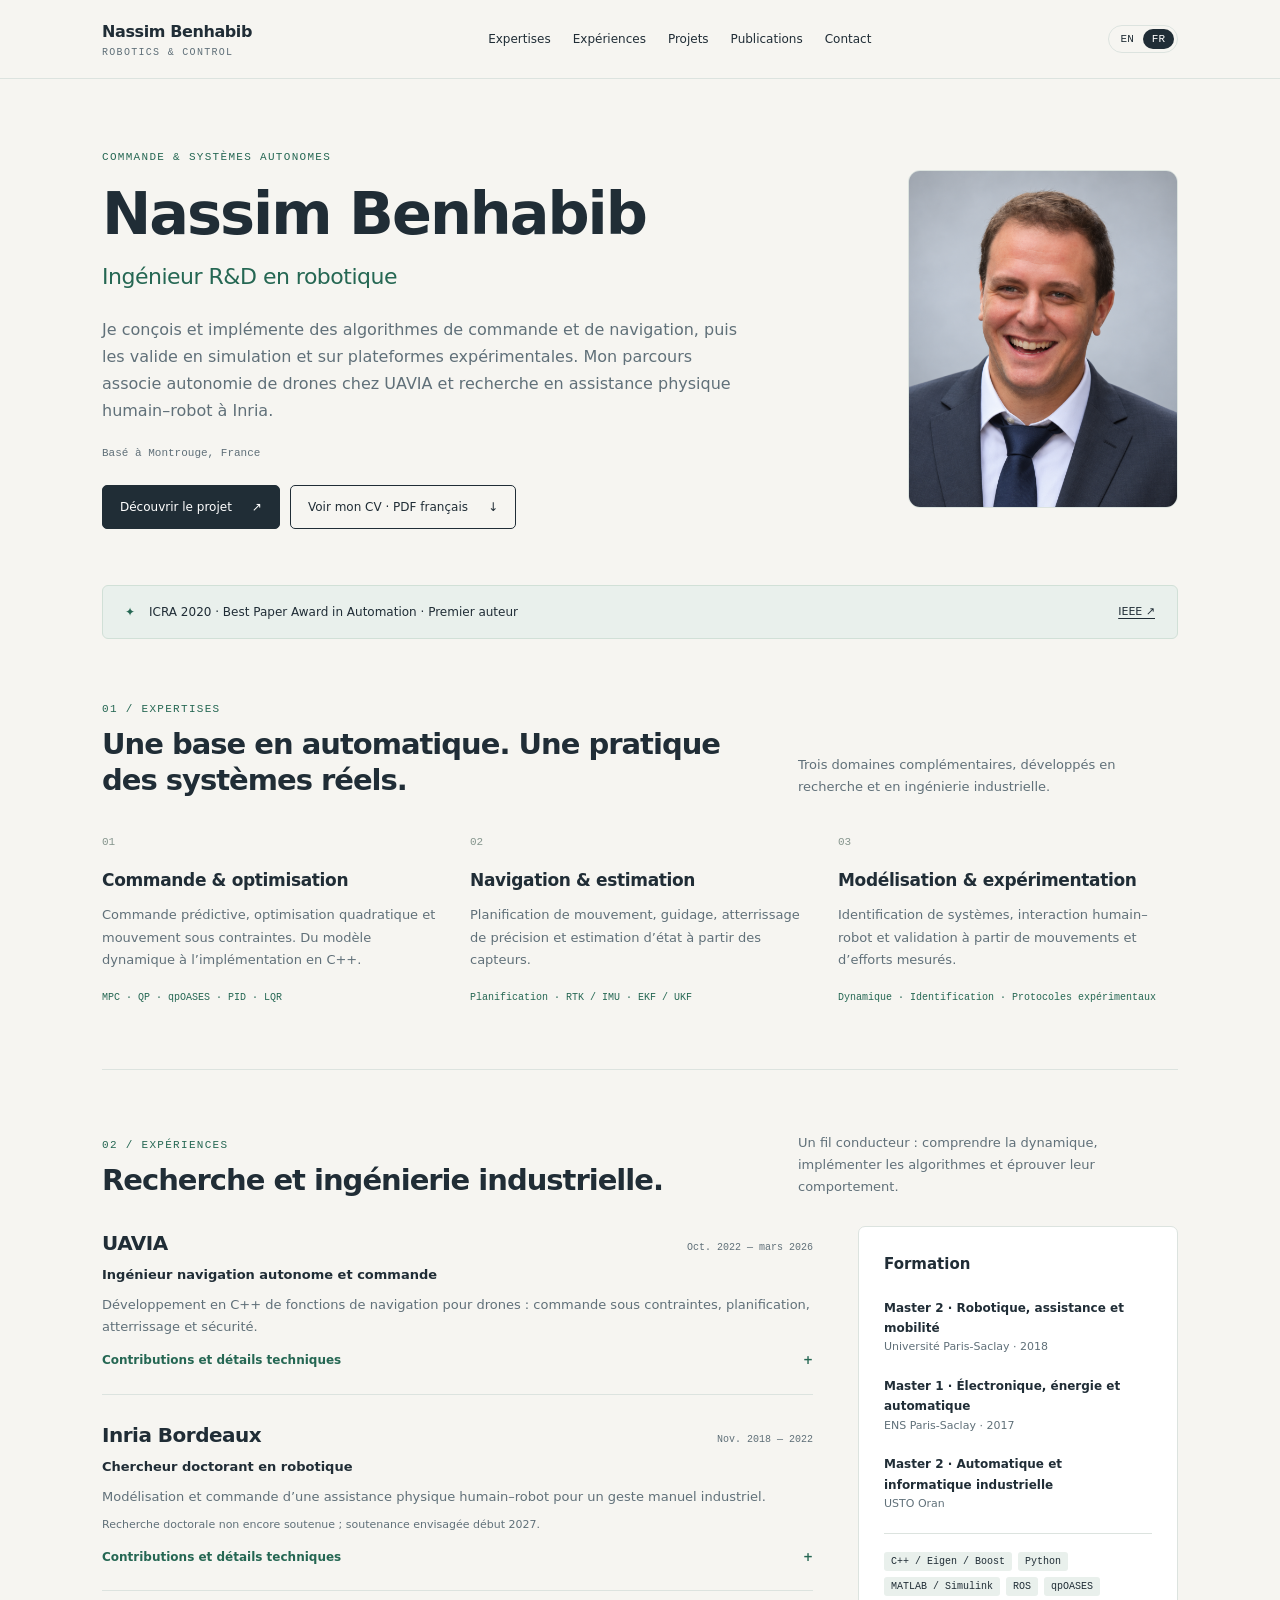
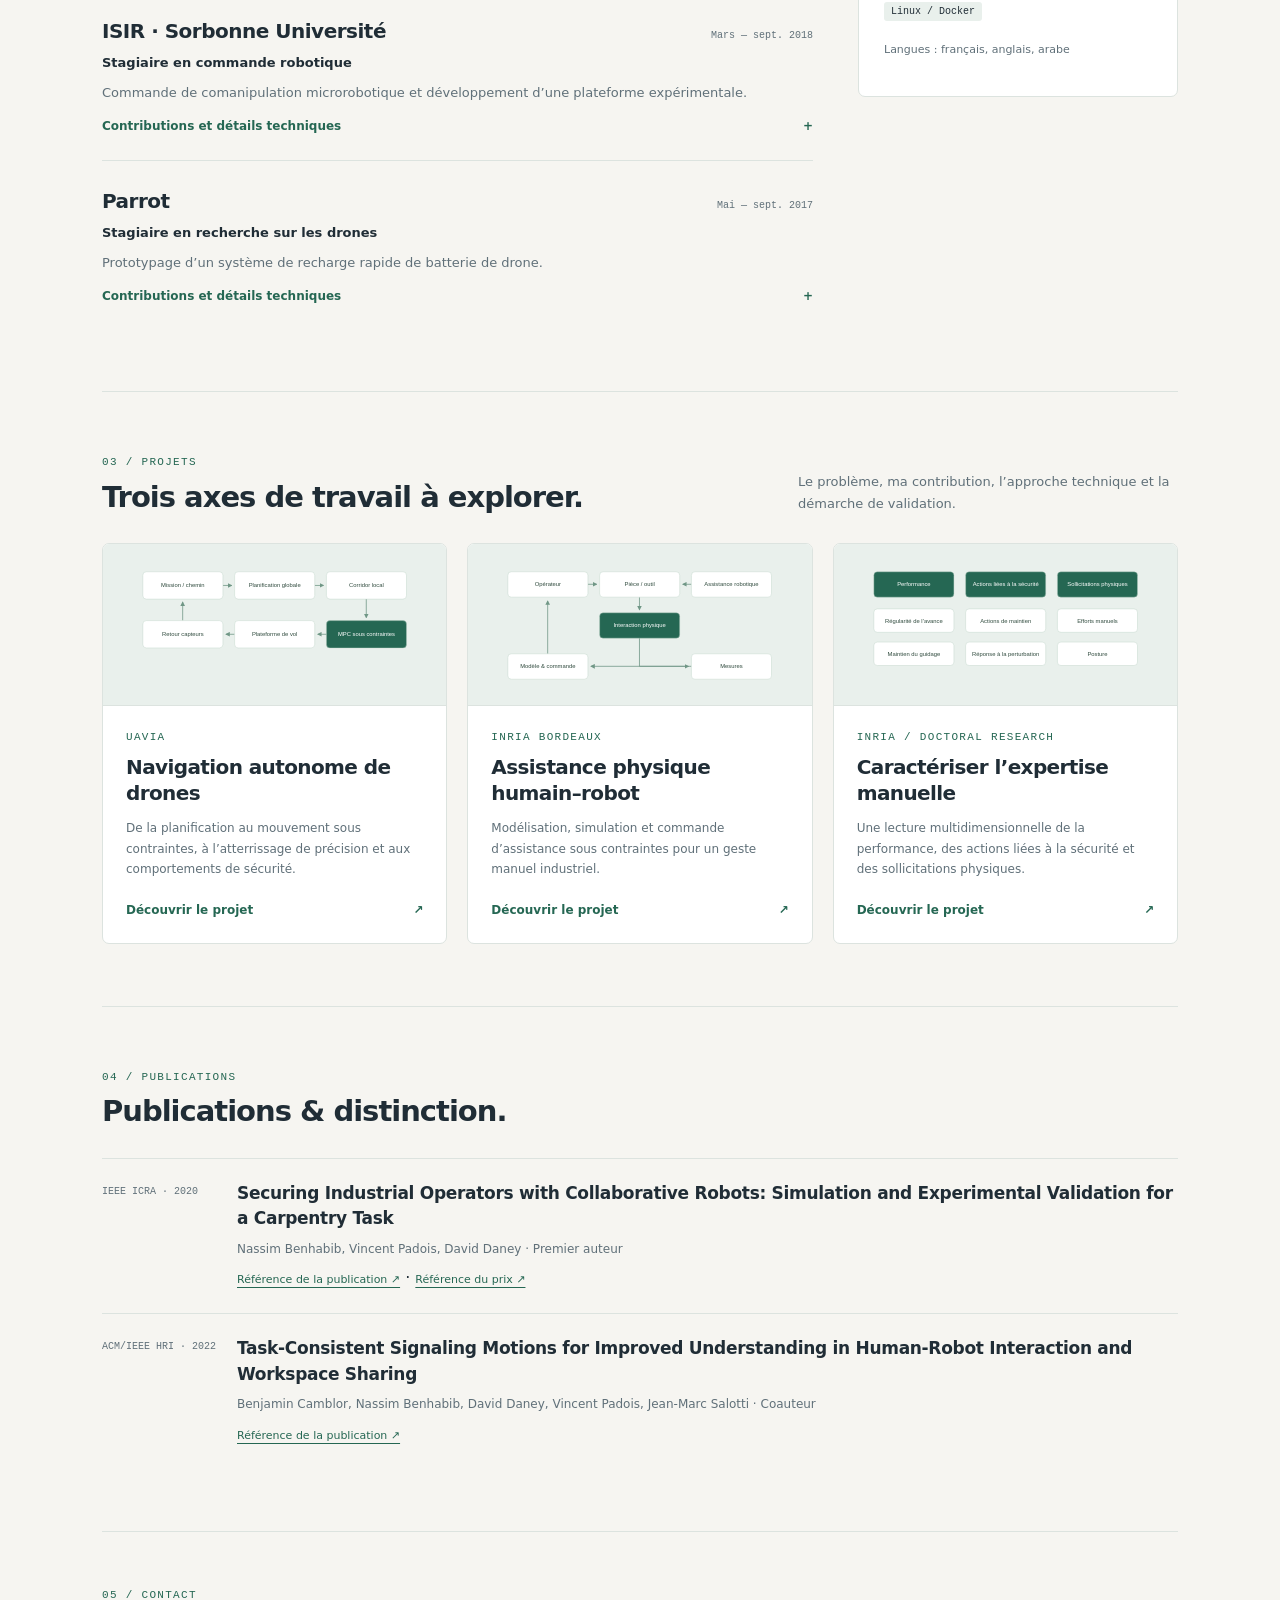
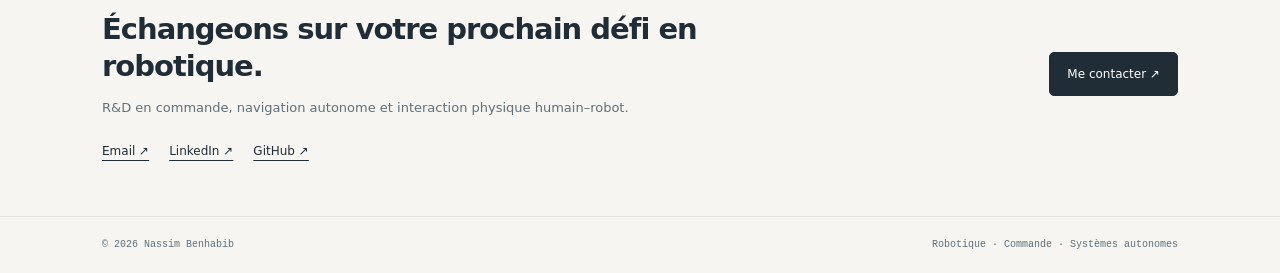
<file: fr/index.html>
<!doctype html><html lang="fr"><head><meta charset="utf-8"><meta name="viewport" content="width=device-width,initial-scale=1"><meta name="description" content="Je conçois et implémente des algorithmes de commande et de navigation, puis les valide en simulation et sur plateformes expérimentales. Mon parcours associe autonomie de drones chez UAVIA et recherche en assistance physique humain–robot à Inria."><meta name="theme-color" content="#f6f5f1"><title>Ingénieur R&amp;D en robotique | Nassim Benhabib</title><link rel="canonical" href="https://nassimbenhabib.github.io/fr/index.html"><link rel="alternate" hreflang="fr" href="https://nassimbenhabib.github.io/fr/index.html"><link rel="alternate" hreflang="en" href="https://nassimbenhabib.github.io/fr/index.html"><link rel="icon" href="../assets/favicon.svg" type="image/svg+xml"><link rel="stylesheet" href="../assets/style.css"><script defer src="../assets/main.js"></script></head><body><a class="skip" href="#main">Aller au contenu</a><header class="header"><div class="container nav"><a href="index.html" class="brand">Nassim Benhabib<small>Robotics & Control</small></a><nav id="navigation" aria-label="Navigation"><a href="index.html#expertise">Expertises</a><a href="index.html#experience">Expériences</a><a href="index.html#projects">Projets</a><a href="index.html#publications">Publications</a><a href="index.html#contact">Contact</a></nav><button class="menu-button" aria-controls="navigation" aria-expanded="false">Menu</button><div class="lang" aria-label="Language"><a data-language-switch href="../en/index.html" lang="en" hreflang="en" aria-label="English version">EN</a><span aria-current="page">FR</span></div></div></header><main id="main"><div class="container"><section class="hero"><div><div class="kicker">Commande & systèmes autonomes</div><h1>Nassim Benhabib</h1><p class="role">Ingénieur R&D en robotique</p><p class="intro">Je conçois et implémente des algorithmes de commande et de navigation, puis les valide en simulation et sur plateformes expérimentales. Mon parcours associe autonomie de drones chez UAVIA et recherche en assistance physique humain–robot à Inria.</p><div class="location">Basé à Montrouge, France</div><div class="buttons"><a class="button" href="#projects">Découvrir le projet <span>↗</span></a><a class="button light" href="../assets/Nassim_Benhabib_CV.pdf" target="_blank" rel="noopener">Voir mon CV · PDF français <span>↓</span></a></div></div><div class="portrait" role="img" aria-label="Portrait de Nassim Benhabib"><img src="../assets/portrait.png" alt="Nassim Benhabib"></div></section><div class="highlight"><b>✦</b><span>ICRA 2020 · Best Paper Award in Automation · Premier auteur</span><a href="https://www.ieee-ras.org/awards-recognition/conference-awards/ieee-icra-best-paper-award-in-automation/" target="_blank" rel="noopener">IEEE ↗</a></div>
<section class="section" id="expertise"><div class="heading"><div><div class="kicker">01 / Expertises</div><h2>Une base en automatique. Une pratique des systèmes réels.</h2></div><p>Trois domaines complémentaires, développés en recherche et en ingénierie industrielle.</p></div><div class="expertise"><article><span class="index">01</span><h3>Commande &amp; optimisation</h3><p>Commande prédictive, optimisation quadratique et mouvement sous contraintes. Du modèle dynamique à l’implémentation en C++.</p><div class="tools">MPC · QP · qpOASES · PID · LQR</div></article><article><span class="index">02</span><h3>Navigation &amp; estimation</h3><p>Planification de mouvement, guidage, atterrissage de précision et estimation d’état à partir des capteurs.</p><div class="tools">Planification · RTK / IMU · EKF / UKF</div></article><article><span class="index">03</span><h3>Modélisation &amp; expérimentation</h3><p>Identification de systèmes, interaction humain–robot et validation à partir de mouvements et d’efforts mesurés.</p><div class="tools">Dynamique · Identification · Protocoles expérimentaux</div></article></div></section>
<section class="section" id="experience"><div class="heading"><div><div class="kicker">02 / Expériences</div><h2>Recherche et ingénierie industrielle.</h2></div><p>Un fil conducteur : comprendre la dynamique, implémenter les algorithmes et éprouver leur comportement.</p></div><div class="experience"><div><article class="job"><div class="job-title"><h3>UAVIA</h3><span class="date">Oct. 2022 — mars 2026</span></div><h4>Ingénieur navigation autonome et commande</h4><p>Développement en C++ de fonctions de navigation pour drones : commande sous contraintes, planification, atterrissage et sécurité.</p><details><summary>Contributions et détails techniques</summary><ul><li>Commande MPC formulée en programme quadratique avec qpOASES et contraintes de mouvement.</li><li>Planification globale par Dijkstra associée à des couloirs de sécurité locaux.</li><li>Logique d’atterrissage RTK/IMU, descente par phases et détection du contact.</li><li>Géorepérage, comportements de repli, suivi de terrain et navigation adaptée à la mission.</li><li>Intégration, simulation, analyse des télémétries, réglage et essais en vol.</li></ul></details></article><article class="job"><div class="job-title"><h3>Inria Bordeaux</h3><span class="date">Nov. 2018 — 2022</span></div><h4>Chercheur doctorant en robotique</h4><p>Modélisation et commande d’une assistance physique humain–robot pour un geste manuel industriel.</p><p class="phd">Recherche doctorale non encore soutenue ; soutenance envisagée début 2027.</p><details><summary>Contributions et détails techniques</summary><ul><li>Modélisation dynamique des interactions humain–robot–environnement.</li><li>Dynamique inverse sous contraintes et estimation des efforts par optimisation quadratique.</li><li>Développement d’un simulateur numérique et d’une maquette robotique instrumentée.</li><li>Identification à partir de trajectoires et d’efforts mesurés ; validation sur des essais indépendants.</li><li>Commande prédictive d’assistance et analyse quantitative de l’expertise manuelle.</li></ul></details></article><article class="job"><div class="job-title"><h3>ISIR · Sorbonne Université</h3><span class="date">Mars — sept. 2018</span></div><h4>Stagiaire en commande robotique</h4><p>Commande de comanipulation microrobotique et développement d’une plateforme expérimentale.</p><details><summary>Contributions et détails techniques</summary><ul><li>Développement d’une commande de comanipulation.</li><li>Remise en service d’un pantographe expérimental pour la validation.</li></ul></details></article><article class="job"><div class="job-title"><h3>Parrot</h3><span class="date">Mai — sept. 2017</span></div><h4>Stagiaire en recherche sur les drones</h4><p>Prototypage d’un système de recharge rapide de batterie de drone.</p><details><summary>Contributions et détails techniques</summary><ul><li>Mise au point et réglage d’un prototype de recharge à partir d’un dispositif existant.</li></ul></details></article></div><aside class="sidebar"><h3>Formation</h3><div class="degree"><strong>Master 2 · Robotique, assistance et mobilité</strong><span>Université Paris-Saclay · 2018</span></div><div class="degree"><strong>Master 1 · Électronique, énergie et automatique</strong><span>ENS Paris-Saclay · 2017</span></div><div class="degree"><strong>Master 2 · Automatique et informatique industrielle</strong><span>USTO Oran</span></div><div class="stack"><span>C++ / Eigen / Boost</span><span>Python</span><span>MATLAB / Simulink</span><span>ROS</span><span>qpOASES</span><span>Linux / Docker</span></div><p class="languages">Langues : français, anglais, arabe</p></aside></div></section>
<section class="section" id="projects"><div class="heading"><div><div class="kicker">03 / Projets</div><h2>Trois axes de travail à explorer.</h2></div><p>Le problème, ma contribution, l’approche technique et la démarche de validation.</p></div><div class="project-grid"><a class="card" href="projects/navigation.html"><div class="card-visual" aria-hidden="true"><svg xmlns="http://www.w3.org/2000/svg" viewBox="0 0 735 320" role="img" aria-label="Navigation autonome de drones"><defs><marker id="arrow-navigation-fr" viewBox="0 0 10 10" refX="8" refY="5" markerWidth="6" markerHeight="6" orient="auto-start-reverse"><path d="M0 0L10 5L0 10Z" fill="#709786"/></marker></defs><path d="M235 60H257" fill="none" stroke="#709786" stroke-width="2" marker-end="url(#arrow-navigation-fr)"/><path d="M470 60H492" fill="none" stroke="#709786" stroke-width="2" marker-end="url(#arrow-navigation-fr)"/><path d="M602 95V142" fill="none" stroke="#709786" stroke-width="2" marker-end="url(#arrow-navigation-fr)"/><path d="M500 185H478" fill="none" stroke="#709786" stroke-width="2" marker-end="url(#arrow-navigation-fr)"/><path d="M265 185H243" fill="none" stroke="#709786" stroke-width="2" marker-end="url(#arrow-navigation-fr)"/><path d="M132 150V103" fill="none" stroke="#709786" stroke-width="2" marker-end="url(#arrow-navigation-fr)"/><rect x="30" y="25" width="205" height="70" rx="9" fill="#fff" stroke="#b8cdc1"/><text x="132.5" y="65.0" text-anchor="middle" fill="#304b3e" font-family="Arial,sans-serif" font-size="15">Mission / chemin</text><rect x="265" y="25" width="205" height="70" rx="9" fill="#fff" stroke="#b8cdc1"/><text x="367.5" y="65.0" text-anchor="middle" fill="#304b3e" font-family="Arial,sans-serif" font-size="15">Planification globale</text><rect x="500" y="25" width="205" height="70" rx="9" fill="#fff" stroke="#b8cdc1"/><text x="602.5" y="65.0" text-anchor="middle" fill="#304b3e" font-family="Arial,sans-serif" font-size="15">Corridor local</text><rect x="500" y="150" width="205" height="70" rx="9" fill="#256753" stroke="#b8cdc1"/><text x="602.5" y="190.0" text-anchor="middle" fill="#fff" font-family="Arial,sans-serif" font-size="15">MPC sous contraintes</text><rect x="265" y="150" width="205" height="70" rx="9" fill="#fff" stroke="#b8cdc1"/><text x="367.5" y="190.0" text-anchor="middle" fill="#304b3e" font-family="Arial,sans-serif" font-size="15">Plateforme de vol</text><rect x="30" y="150" width="205" height="70" rx="9" fill="#fff" stroke="#b8cdc1"/><text x="132.5" y="190.0" text-anchor="middle" fill="#304b3e" font-family="Arial,sans-serif" font-size="15">Retour capteurs</text></svg></div><div class="card-body"><div class="kicker">UAVIA</div><h3>Navigation autonome de drones</h3><p>De la planification au mouvement sous contraintes, à l’atterrissage de précision et aux comportements de sécurité.</p><span class="link">Découvrir le projet<span>↗</span></span></div></a><a class="card" href="projects/assistance.html"><div class="card-visual" aria-hidden="true"><svg xmlns="http://www.w3.org/2000/svg" viewBox="0 0 735 320" role="img" aria-label="Assistance physique humain–robot"><defs><marker id="arrow-assistance-fr" viewBox="0 0 10 10" refX="8" refY="5" markerWidth="6" markerHeight="6" orient="auto-start-reverse"><path d="M0 0L10 5L0 10Z" fill="#709786"/></marker></defs><path d="M235 57H257" fill="none" stroke="#709786" stroke-width="2" marker-end="url(#arrow-assistance-fr)"/><path d="M500 57H478" fill="none" stroke="#709786" stroke-width="2" marker-end="url(#arrow-assistance-fr)"/><path d="M367 90V122" fill="none" stroke="#709786" stroke-width="2" marker-end="url(#arrow-assistance-fr)"/><path d="M367 195V267H492" fill="none" stroke="#709786" stroke-width="2" marker-end="url(#arrow-assistance-fr)"/><path d="M500 267H243" fill="none" stroke="#709786" stroke-width="2" marker-end="url(#arrow-assistance-fr)"/><path d="M132 235V100" fill="none" stroke="#709786" stroke-width="2" marker-end="url(#arrow-assistance-fr)"/><rect x="30" y="25" width="205" height="65" rx="9" fill="#fff" stroke="#b8cdc1"/><text x="132.5" y="62.5" text-anchor="middle" fill="#304b3e" font-family="Arial,sans-serif" font-size="15">Opérateur</text><rect x="265" y="25" width="205" height="65" rx="9" fill="#fff" stroke="#b8cdc1"/><text x="367.5" y="62.5" text-anchor="middle" fill="#304b3e" font-family="Arial,sans-serif" font-size="15">Pièce / outil</text><rect x="500" y="25" width="205" height="65" rx="9" fill="#fff" stroke="#b8cdc1"/><text x="602.5" y="62.5" text-anchor="middle" fill="#304b3e" font-family="Arial,sans-serif" font-size="15">Assistance robotique</text><rect x="265" y="130" width="205" height="65" rx="9" fill="#256753" stroke="#b8cdc1"/><text x="367.5" y="167.5" text-anchor="middle" fill="#fff" font-family="Arial,sans-serif" font-size="15">Interaction physique</text><rect x="500" y="235" width="205" height="65" rx="9" fill="#fff" stroke="#b8cdc1"/><text x="602.5" y="272.5" text-anchor="middle" fill="#304b3e" font-family="Arial,sans-serif" font-size="15">Mesures</text><rect x="30" y="235" width="205" height="65" rx="9" fill="#fff" stroke="#b8cdc1"/><text x="132.5" y="272.5" text-anchor="middle" fill="#304b3e" font-family="Arial,sans-serif" font-size="15">Modèle &amp; commande</text></svg></div><div class="card-body"><div class="kicker">INRIA BORDEAUX</div><h3>Assistance physique humain–robot</h3><p>Modélisation, simulation et commande d’assistance sous contraintes pour un geste manuel industriel.</p><span class="link">Découvrir le projet<span>↗</span></span></div></a><a class="card" href="projects/expertise.html"><div class="card-visual" aria-hidden="true"><svg xmlns="http://www.w3.org/2000/svg" viewBox="0 0 735 320" role="img" aria-label="Caractériser l’expertise manuelle"><defs><marker id="arrow-expertise-fr" viewBox="0 0 10 10" refX="8" refY="5" markerWidth="6" markerHeight="6" orient="auto-start-reverse"><path d="M0 0L10 5L0 10Z" fill="#709786"/></marker></defs><rect x="30" y="25" width="205" height="65" rx="9" fill="#256753" stroke="#b8cdc1"/><text x="132.5" y="62.5" text-anchor="middle" fill="#fff" font-family="Arial,sans-serif" font-size="15">Performance</text><rect x="30" y="120" width="205" height="60" rx="9" fill="#fff" stroke="#b8cdc1"/><text x="132.5" y="155.0" text-anchor="middle" fill="#304b3e" font-family="Arial,sans-serif" font-size="15">Régularité de l’avance</text><rect x="30" y="205" width="205" height="60" rx="9" fill="#fff" stroke="#b8cdc1"/><text x="132.5" y="240.0" text-anchor="middle" fill="#304b3e" font-family="Arial,sans-serif" font-size="15">Maintien du guidage</text><rect x="265" y="25" width="205" height="65" rx="9" fill="#256753" stroke="#b8cdc1"/><text x="367.5" y="62.5" text-anchor="middle" fill="#fff" font-family="Arial,sans-serif" font-size="15">Actions liées à la sécurité</text><rect x="265" y="120" width="205" height="60" rx="9" fill="#fff" stroke="#b8cdc1"/><text x="367.5" y="155.0" text-anchor="middle" fill="#304b3e" font-family="Arial,sans-serif" font-size="15">Actions de maintien</text><rect x="265" y="205" width="205" height="60" rx="9" fill="#fff" stroke="#b8cdc1"/><text x="367.5" y="240.0" text-anchor="middle" fill="#304b3e" font-family="Arial,sans-serif" font-size="15">Réponse à la perturbation</text><rect x="500" y="25" width="205" height="65" rx="9" fill="#256753" stroke="#b8cdc1"/><text x="602.5" y="62.5" text-anchor="middle" fill="#fff" font-family="Arial,sans-serif" font-size="15">Sollicitations physiques</text><rect x="500" y="120" width="205" height="60" rx="9" fill="#fff" stroke="#b8cdc1"/><text x="602.5" y="155.0" text-anchor="middle" fill="#304b3e" font-family="Arial,sans-serif" font-size="15">Efforts manuels</text><rect x="500" y="205" width="205" height="60" rx="9" fill="#fff" stroke="#b8cdc1"/><text x="602.5" y="240.0" text-anchor="middle" fill="#304b3e" font-family="Arial,sans-serif" font-size="15">Posture</text></svg></div><div class="card-body"><div class="kicker">INRIA / DOCTORAL RESEARCH</div><h3>Caractériser l’expertise manuelle</h3><p>Une lecture multidimensionnelle de la performance, des actions liées à la sécurité et des sollicitations physiques.</p><span class="link">Découvrir le projet<span>↗</span></span></div></a></div></section>
<section class="section" id="publications"><div class="heading"><div><div class="kicker">04 / Publications</div><h2>Publications & distinction.</h2></div></div><article class="paper"><div class="date">IEEE ICRA · 2020</div><div><h3>Securing Industrial Operators with Collaborative Robots: Simulation and Experimental Validation for a Carpentry Task</h3><p>Nassim Benhabib, Vincent Padois, David Daney · Premier auteur</p><a href="https://hal.science/hal-02418739" target="_blank" rel="noopener">Référence de la publication ↗</a> · <a href="https://www.ieee-ras.org/awards-recognition/conference-awards/ieee-icra-best-paper-award-in-automation/" target="_blank" rel="noopener">Référence du prix ↗</a></div></article><article class="paper"><div class="date">ACM/IEEE HRI · 2022</div><div><h3>Task-Consistent Signaling Motions for Improved Understanding in Human-Robot Interaction and Workspace Sharing</h3><p>Benjamin Camblor, Nassim Benhabib, David Daney, Vincent Padois, Jean-Marc Salotti · Coauteur</p><a href="https://auctus-team.gitlabpages.inria.fr/publications/2022/hri/" target="_blank" rel="noopener">Référence de la publication ↗</a></div></article></section>
<section id="contact" class="contact-section"><div class="contact-grid"><div><div class="kicker">05 / Contact</div><h2>Échangeons sur votre prochain défi en robotique.</h2><p>R&D en commande, navigation autonome et interaction physique humain–robot.</p><div class="social"><a href="mailto:nassim.benhabib@hotmail.fr">Email ↗</a><a href="https://www.linkedin.com/in/nassim-benhabib-a44a7013b" target="_blank" rel="noopener">LinkedIn ↗</a><a href="https://github.com/nassimbenhabib" target="_blank" rel="noopener">GitHub ↗</a></div></div><a class="button" href="mailto:nassim.benhabib@hotmail.fr">Me contacter ↗</a></div></section></div></main><footer><div class="container"><span>© 2026 Nassim Benhabib</span><span>Robotique · Commande · Systèmes autonomes</span></div></footer></body></html>
</file>
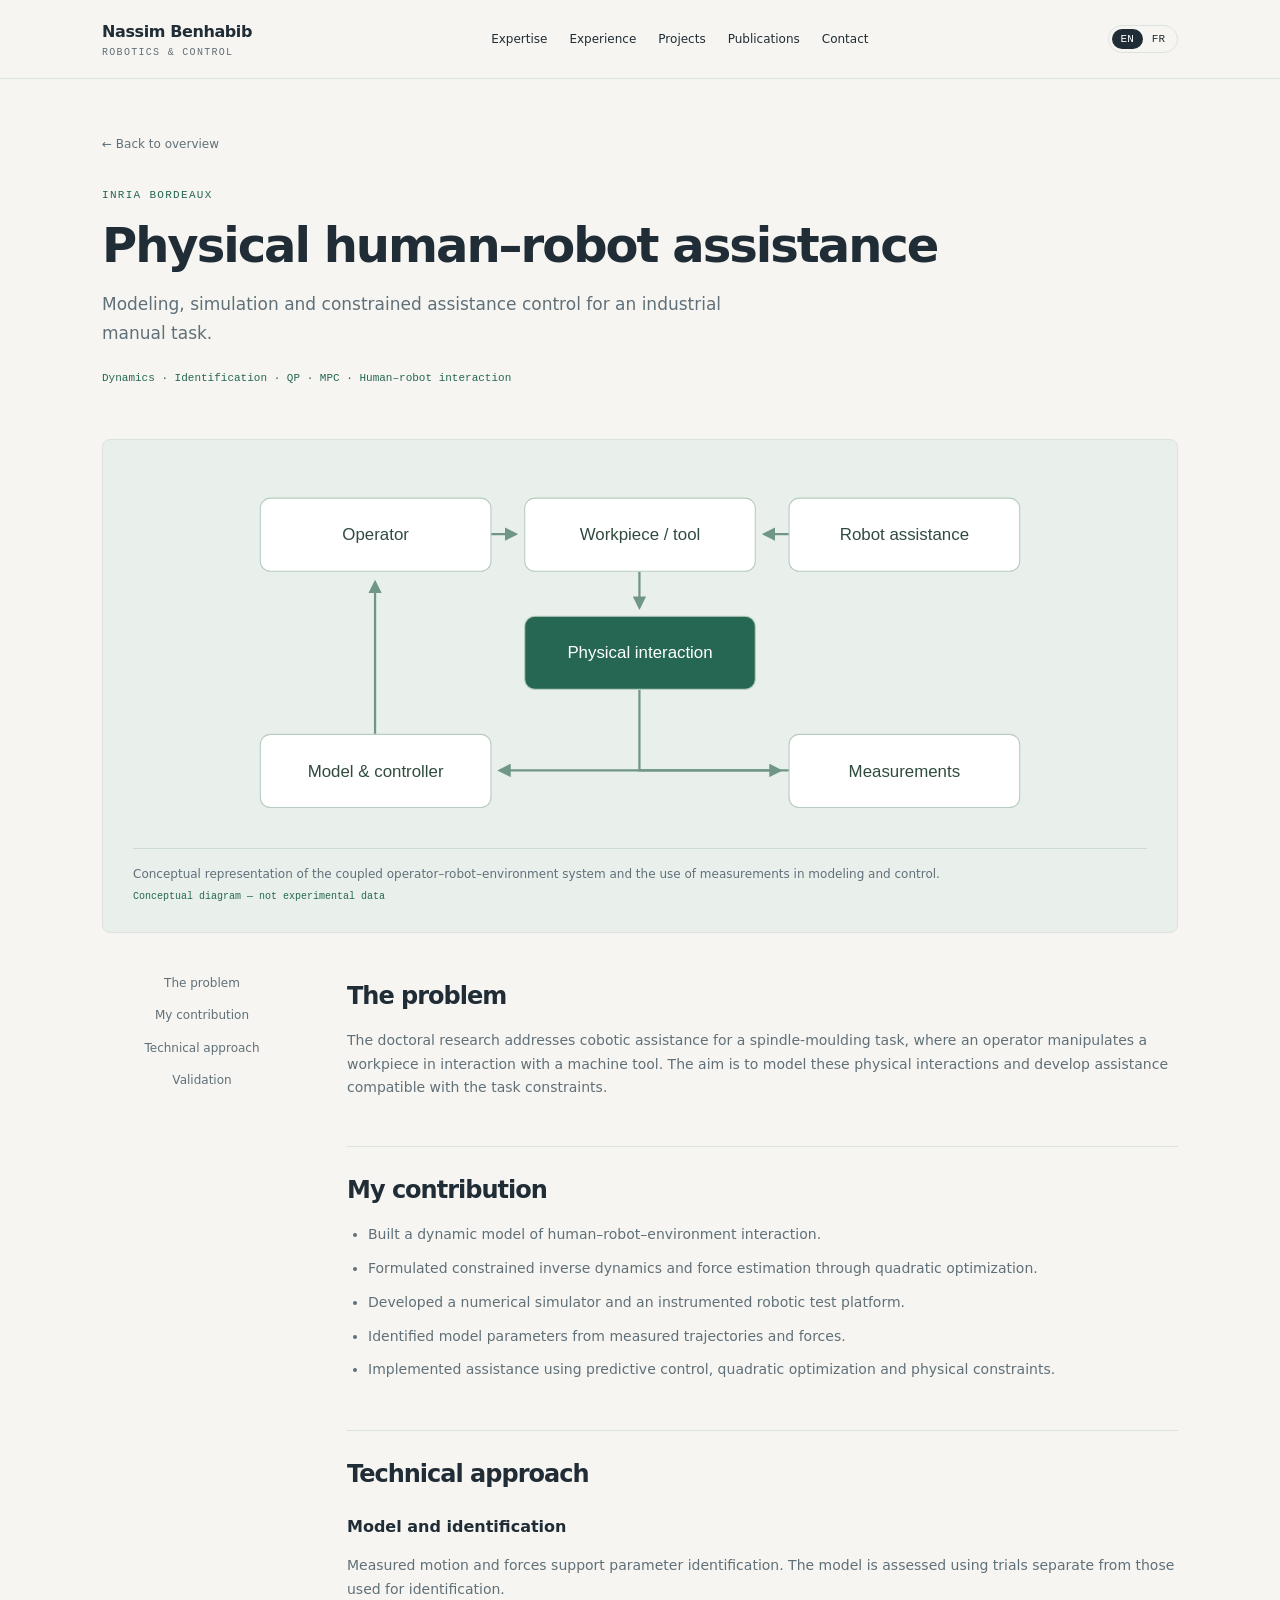
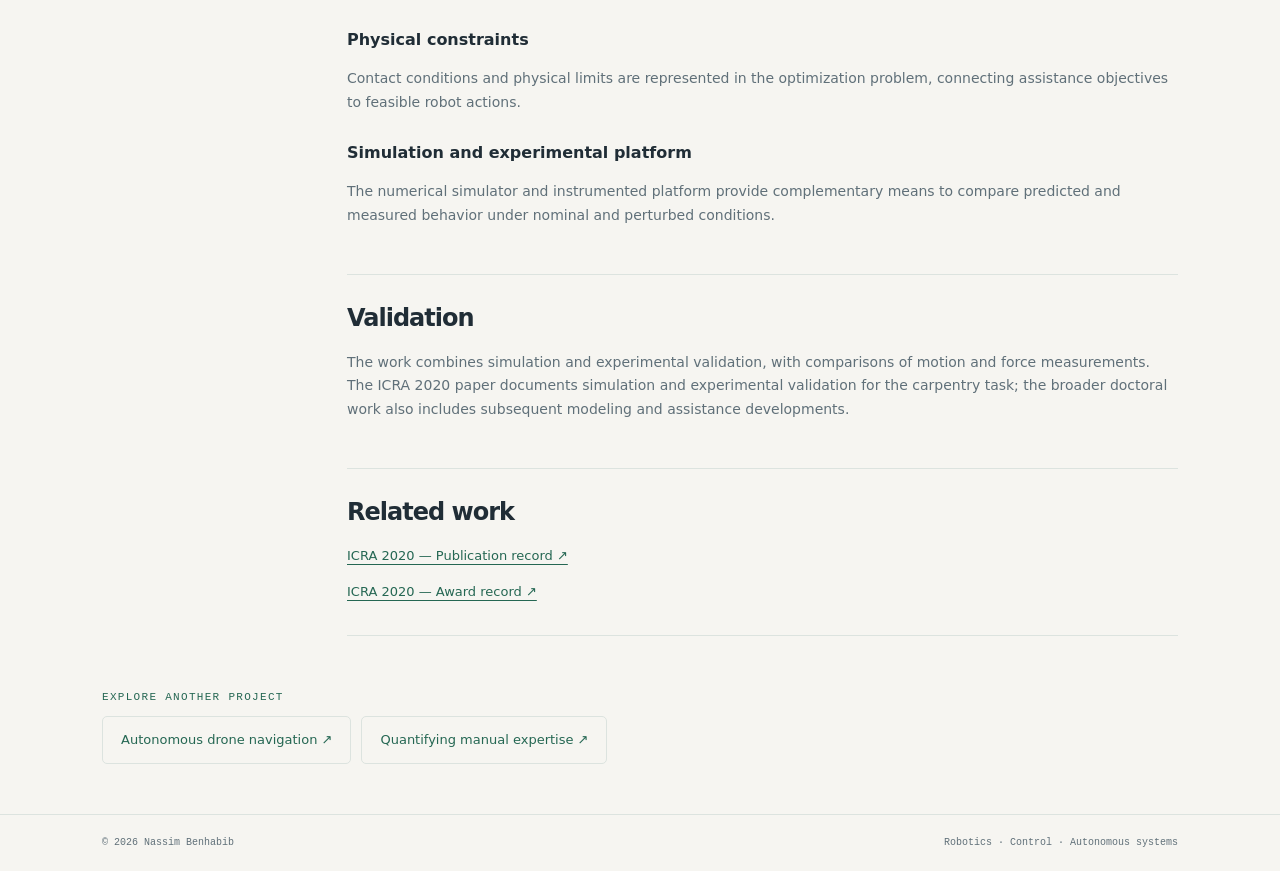
<file: en/projects/assistance.html>
<!doctype html><html lang="en"><head><meta charset="utf-8"><meta name="viewport" content="width=device-width,initial-scale=1"><meta name="description" content="I design and implement control and navigation algorithms, then validate them through simulation and experiments. My background combines industrial drone autonomy at UAVIA with research in physical human–robot assistance at Inria."><meta name="theme-color" content="#f6f5f1"><title>Physical human–robot assistance | Nassim Benhabib</title><link rel="canonical" href="https://nassimbenhabib.github.io/en/projects/assistance.html"><link rel="alternate" hreflang="en" href="https://nassimbenhabib.github.io/en/projects/assistance.html"><link rel="alternate" hreflang="fr" href="https://nassimbenhabib.github.io/en/projects/assistance.html"><link rel="icon" href="../../assets/favicon.svg" type="image/svg+xml"><link rel="stylesheet" href="../../assets/style.css"><script defer src="../../assets/main.js"></script></head><body><a class="skip" href="#main">Skip to content</a><header class="header"><div class="container nav"><a href="../index.html" class="brand">Nassim Benhabib<small>Robotics & Control</small></a><nav id="navigation" aria-label="Navigation"><a href="../index.html#expertise">Expertise</a><a href="../index.html#experience">Experience</a><a href="../index.html#projects">Projects</a><a href="../index.html#publications">Publications</a><a href="../index.html#contact">Contact</a></nav><button class="menu-button" aria-controls="navigation" aria-expanded="false">Menu</button><div class="lang" aria-label="Language"><span aria-current="page">EN</span><a data-language-switch href="../../fr/projects/assistance.html" lang="fr" hreflang="fr" aria-label="Version française">FR</a></div></div></header><main id="main"><div class="container"><div class="project-hero"><a class="back" href="../index.html#projects">← Back to overview</a><div class="kicker">INRIA BORDEAUX</div><h1>Physical human–robot assistance</h1><p class="intro">Modeling, simulation and constrained assistance control for an industrial manual task.</p><div class="project-meta"><span>Dynamics · Identification · QP · MPC · Human–robot interaction</span></div></div><figure class="diagram"><svg xmlns="http://www.w3.org/2000/svg" viewBox="0 0 735 320" role="img" aria-label="Physical human–robot assistance"><defs><marker id="arrow-assistance-en" viewBox="0 0 10 10" refX="8" refY="5" markerWidth="6" markerHeight="6" orient="auto-start-reverse"><path d="M0 0L10 5L0 10Z" fill="#709786"/></marker></defs><path d="M235 57H257" fill="none" stroke="#709786" stroke-width="2" marker-end="url(#arrow-assistance-en)"/><path d="M500 57H478" fill="none" stroke="#709786" stroke-width="2" marker-end="url(#arrow-assistance-en)"/><path d="M367 90V122" fill="none" stroke="#709786" stroke-width="2" marker-end="url(#arrow-assistance-en)"/><path d="M367 195V267H492" fill="none" stroke="#709786" stroke-width="2" marker-end="url(#arrow-assistance-en)"/><path d="M500 267H243" fill="none" stroke="#709786" stroke-width="2" marker-end="url(#arrow-assistance-en)"/><path d="M132 235V100" fill="none" stroke="#709786" stroke-width="2" marker-end="url(#arrow-assistance-en)"/><rect x="30" y="25" width="205" height="65" rx="9" fill="#fff" stroke="#b8cdc1"/><text x="132.5" y="62.5" text-anchor="middle" fill="#304b3e" font-family="Arial,sans-serif" font-size="15">Operator</text><rect x="265" y="25" width="205" height="65" rx="9" fill="#fff" stroke="#b8cdc1"/><text x="367.5" y="62.5" text-anchor="middle" fill="#304b3e" font-family="Arial,sans-serif" font-size="15">Workpiece / tool</text><rect x="500" y="25" width="205" height="65" rx="9" fill="#fff" stroke="#b8cdc1"/><text x="602.5" y="62.5" text-anchor="middle" fill="#304b3e" font-family="Arial,sans-serif" font-size="15">Robot assistance</text><rect x="265" y="130" width="205" height="65" rx="9" fill="#256753" stroke="#b8cdc1"/><text x="367.5" y="167.5" text-anchor="middle" fill="#fff" font-family="Arial,sans-serif" font-size="15">Physical interaction</text><rect x="500" y="235" width="205" height="65" rx="9" fill="#fff" stroke="#b8cdc1"/><text x="602.5" y="272.5" text-anchor="middle" fill="#304b3e" font-family="Arial,sans-serif" font-size="15">Measurements</text><rect x="30" y="235" width="205" height="65" rx="9" fill="#fff" stroke="#b8cdc1"/><text x="132.5" y="272.5" text-anchor="middle" fill="#304b3e" font-family="Arial,sans-serif" font-size="15">Model &amp; controller</text></svg><figcaption>Conceptual representation of the coupled operator–robot–environment system and the use of measurements in modeling and control.<small>Conceptual diagram — not experimental data</small></figcaption></figure><div class="project-content"><nav class="toc" aria-label="On this page"><a href="#context">The problem</a><a href="#contribution">My contribution</a><a href="#approach">Technical approach</a><a href="#validation">Validation</a></nav><article class="article"><section id="context"><h2>The problem</h2><p>The doctoral research addresses cobotic assistance for a spindle-moulding task, where an operator manipulates a workpiece in interaction with a machine tool. The aim is to model these physical interactions and develop assistance compatible with the task constraints.</p></section><section id="contribution"><h2>My contribution</h2><ul><li>Built a dynamic model of human–robot–environment interaction.</li><li>Formulated constrained inverse dynamics and force estimation through quadratic optimization.</li><li>Developed a numerical simulator and an instrumented robotic test platform.</li><li>Identified model parameters from measured trajectories and forces.</li><li>Implemented assistance using predictive control, quadratic optimization and physical constraints.</li></ul></section><section id="approach"><h2>Technical approach</h2><h3>Model and identification</h3><p>Measured motion and forces support parameter identification. The model is assessed using trials separate from those used for identification.</p><h3>Physical constraints</h3><p>Contact conditions and physical limits are represented in the optimization problem, connecting assistance objectives to feasible robot actions.</p><h3>Simulation and experimental platform</h3><p>The numerical simulator and instrumented platform provide complementary means to compare predicted and measured behavior under nominal and perturbed conditions.</p></section><section id="validation"><h2>Validation</h2><p>The work combines simulation and experimental validation, with comparisons of motion and force measurements. The ICRA 2020 paper documents simulation and experimental validation for the carpentry task; the broader doctoral work also includes subsequent modeling and assistance developments.</p></section><section id="related"><h2>Related work</h2><div class="related-links"><a href="https://hal.science/hal-02418739" target="_blank" rel="noopener">ICRA 2020 — Publication record ↗</a><a href="https://www.ieee-ras.org/awards-recognition/conference-awards/ieee-icra-best-paper-award-in-automation/" target="_blank" rel="noopener">ICRA 2020 — Award record ↗</a></div></section></article></div><div class="other-projects"><div class="kicker">Explore another project</div><a href="navigation.html">Autonomous drone navigation ↗</a><a href="expertise.html">Quantifying manual expertise ↗</a></div></div></main><footer><div class="container"><span>© 2026 Nassim Benhabib</span><span>Robotics · Control · Autonomous systems</span></div></footer></body></html>
</file>
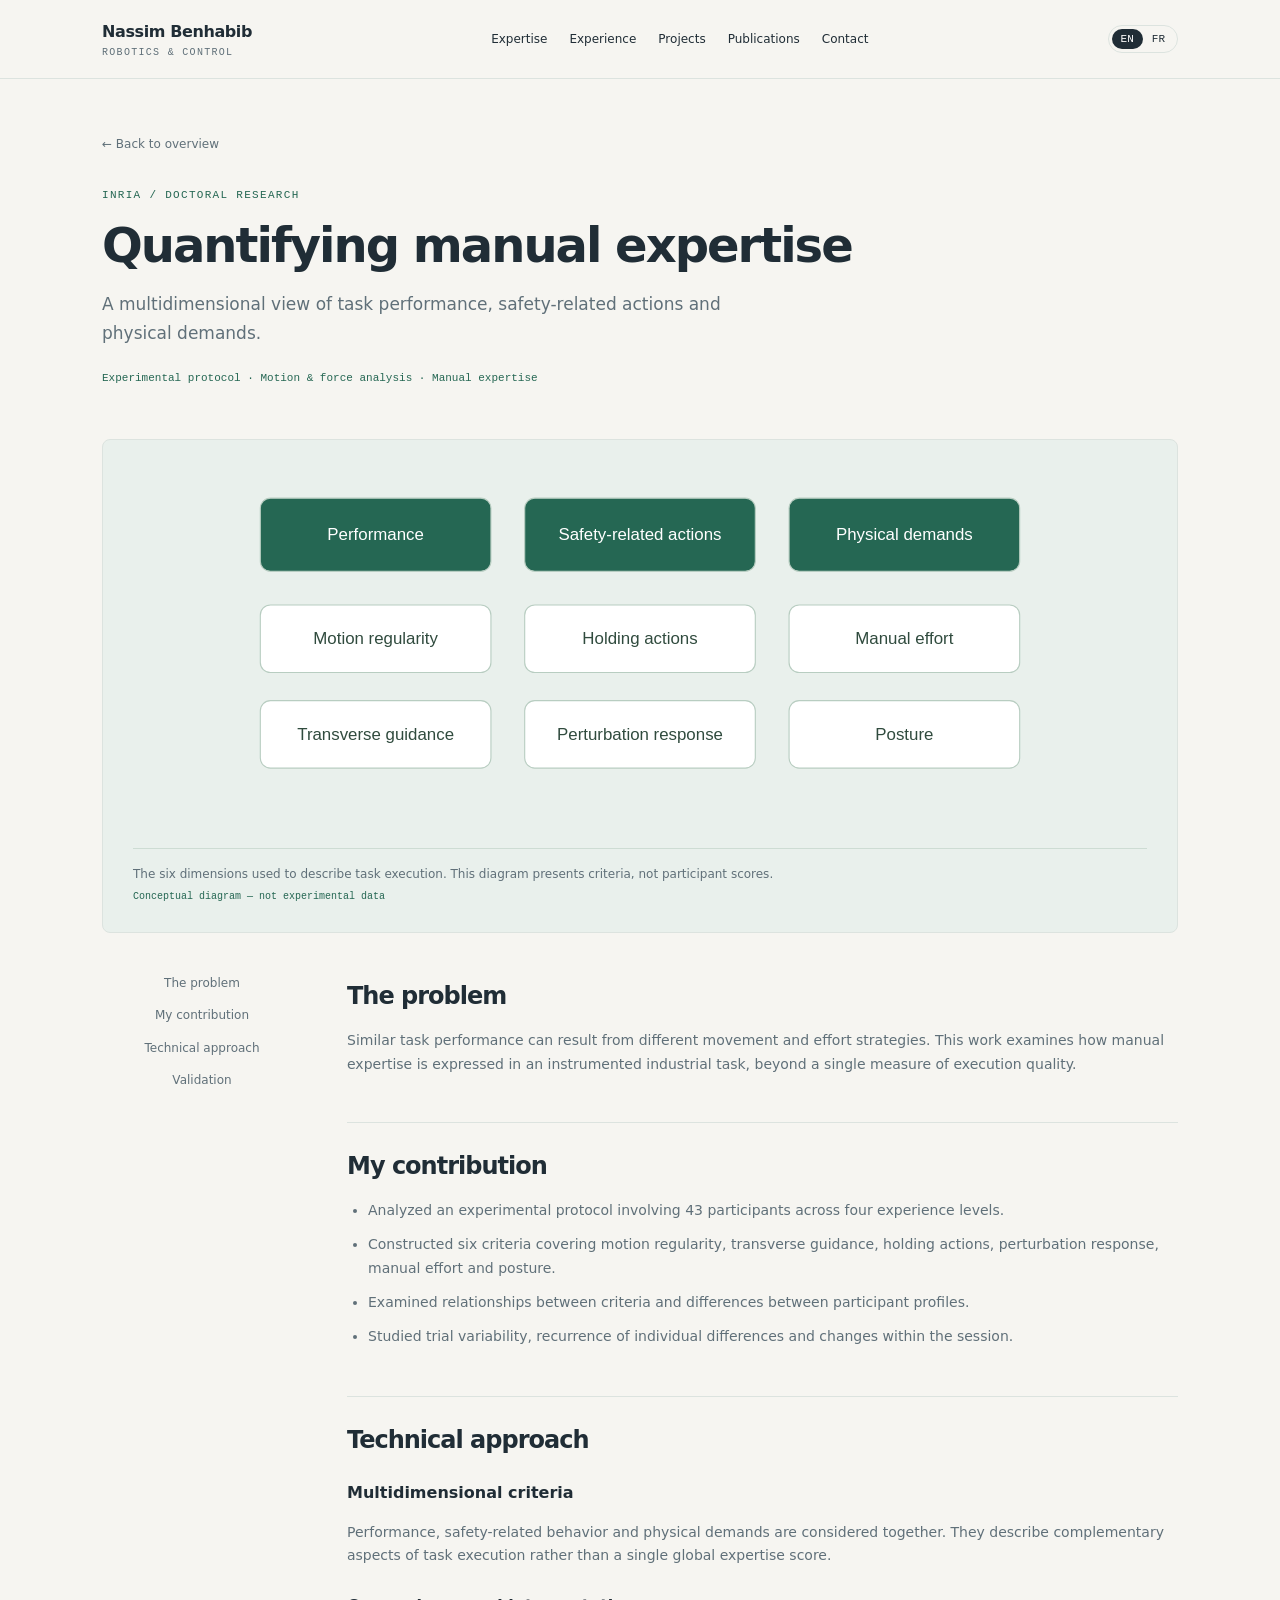
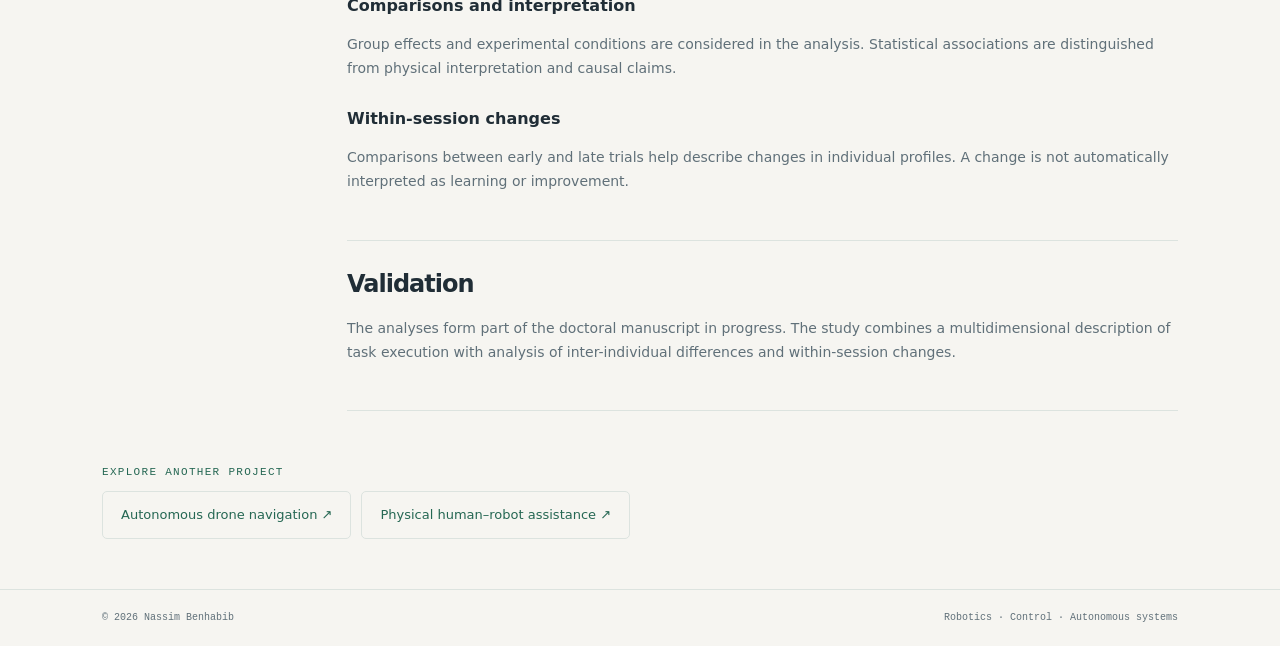
<file: en/projects/expertise.html>
<!doctype html><html lang="en"><head><meta charset="utf-8"><meta name="viewport" content="width=device-width,initial-scale=1"><meta name="description" content="I design and implement control and navigation algorithms, then validate them through simulation and experiments. My background combines industrial drone autonomy at UAVIA with research in physical human–robot assistance at Inria."><meta name="theme-color" content="#f6f5f1"><title>Quantifying manual expertise | Nassim Benhabib</title><link rel="canonical" href="https://nassimbenhabib.github.io/en/projects/expertise.html"><link rel="alternate" hreflang="en" href="https://nassimbenhabib.github.io/en/projects/expertise.html"><link rel="alternate" hreflang="fr" href="https://nassimbenhabib.github.io/en/projects/expertise.html"><link rel="icon" href="../../assets/favicon.svg" type="image/svg+xml"><link rel="stylesheet" href="../../assets/style.css"><script defer src="../../assets/main.js"></script></head><body><a class="skip" href="#main">Skip to content</a><header class="header"><div class="container nav"><a href="../index.html" class="brand">Nassim Benhabib<small>Robotics & Control</small></a><nav id="navigation" aria-label="Navigation"><a href="../index.html#expertise">Expertise</a><a href="../index.html#experience">Experience</a><a href="../index.html#projects">Projects</a><a href="../index.html#publications">Publications</a><a href="../index.html#contact">Contact</a></nav><button class="menu-button" aria-controls="navigation" aria-expanded="false">Menu</button><div class="lang" aria-label="Language"><span aria-current="page">EN</span><a data-language-switch href="../../fr/projects/expertise.html" lang="fr" hreflang="fr" aria-label="Version française">FR</a></div></div></header><main id="main"><div class="container"><div class="project-hero"><a class="back" href="../index.html#projects">← Back to overview</a><div class="kicker">INRIA / DOCTORAL RESEARCH</div><h1>Quantifying manual expertise</h1><p class="intro">A multidimensional view of task performance, safety-related actions and physical demands.</p><div class="project-meta"><span>Experimental protocol · Motion &amp; force analysis · Manual expertise</span></div></div><figure class="diagram"><svg xmlns="http://www.w3.org/2000/svg" viewBox="0 0 735 320" role="img" aria-label="Quantifying manual expertise"><defs><marker id="arrow-expertise-en" viewBox="0 0 10 10" refX="8" refY="5" markerWidth="6" markerHeight="6" orient="auto-start-reverse"><path d="M0 0L10 5L0 10Z" fill="#709786"/></marker></defs><rect x="30" y="25" width="205" height="65" rx="9" fill="#256753" stroke="#b8cdc1"/><text x="132.5" y="62.5" text-anchor="middle" fill="#fff" font-family="Arial,sans-serif" font-size="15">Performance</text><rect x="30" y="120" width="205" height="60" rx="9" fill="#fff" stroke="#b8cdc1"/><text x="132.5" y="155.0" text-anchor="middle" fill="#304b3e" font-family="Arial,sans-serif" font-size="15">Motion regularity</text><rect x="30" y="205" width="205" height="60" rx="9" fill="#fff" stroke="#b8cdc1"/><text x="132.5" y="240.0" text-anchor="middle" fill="#304b3e" font-family="Arial,sans-serif" font-size="15">Transverse guidance</text><rect x="265" y="25" width="205" height="65" rx="9" fill="#256753" stroke="#b8cdc1"/><text x="367.5" y="62.5" text-anchor="middle" fill="#fff" font-family="Arial,sans-serif" font-size="15">Safety-related actions</text><rect x="265" y="120" width="205" height="60" rx="9" fill="#fff" stroke="#b8cdc1"/><text x="367.5" y="155.0" text-anchor="middle" fill="#304b3e" font-family="Arial,sans-serif" font-size="15">Holding actions</text><rect x="265" y="205" width="205" height="60" rx="9" fill="#fff" stroke="#b8cdc1"/><text x="367.5" y="240.0" text-anchor="middle" fill="#304b3e" font-family="Arial,sans-serif" font-size="15">Perturbation response</text><rect x="500" y="25" width="205" height="65" rx="9" fill="#256753" stroke="#b8cdc1"/><text x="602.5" y="62.5" text-anchor="middle" fill="#fff" font-family="Arial,sans-serif" font-size="15">Physical demands</text><rect x="500" y="120" width="205" height="60" rx="9" fill="#fff" stroke="#b8cdc1"/><text x="602.5" y="155.0" text-anchor="middle" fill="#304b3e" font-family="Arial,sans-serif" font-size="15">Manual effort</text><rect x="500" y="205" width="205" height="60" rx="9" fill="#fff" stroke="#b8cdc1"/><text x="602.5" y="240.0" text-anchor="middle" fill="#304b3e" font-family="Arial,sans-serif" font-size="15">Posture</text></svg><figcaption>The six dimensions used to describe task execution. This diagram presents criteria, not participant scores.<small>Conceptual diagram — not experimental data</small></figcaption></figure><div class="project-content"><nav class="toc" aria-label="On this page"><a href="#context">The problem</a><a href="#contribution">My contribution</a><a href="#approach">Technical approach</a><a href="#validation">Validation</a></nav><article class="article"><section id="context"><h2>The problem</h2><p>Similar task performance can result from different movement and effort strategies. This work examines how manual expertise is expressed in an instrumented industrial task, beyond a single measure of execution quality.</p></section><section id="contribution"><h2>My contribution</h2><ul><li>Analyzed an experimental protocol involving 43 participants across four experience levels.</li><li>Constructed six criteria covering motion regularity, transverse guidance, holding actions, perturbation response, manual effort and posture.</li><li>Examined relationships between criteria and differences between participant profiles.</li><li>Studied trial variability, recurrence of individual differences and changes within the session.</li></ul></section><section id="approach"><h2>Technical approach</h2><h3>Multidimensional criteria</h3><p>Performance, safety-related behavior and physical demands are considered together. They describe complementary aspects of task execution rather than a single global expertise score.</p><h3>Comparisons and interpretation</h3><p>Group effects and experimental conditions are considered in the analysis. Statistical associations are distinguished from physical interpretation and causal claims.</p><h3>Within-session changes</h3><p>Comparisons between early and late trials help describe changes in individual profiles. A change is not automatically interpreted as learning or improvement.</p></section><section id="validation"><h2>Validation</h2><p>The analyses form part of the doctoral manuscript in progress. The study combines a multidimensional description of task execution with analysis of inter-individual differences and within-session changes.</p></section></article></div><div class="other-projects"><div class="kicker">Explore another project</div><a href="navigation.html">Autonomous drone navigation ↗</a><a href="assistance.html">Physical human–robot assistance ↗</a></div></div></main><footer><div class="container"><span>© 2026 Nassim Benhabib</span><span>Robotics · Control · Autonomous systems</span></div></footer></body></html>
</file>
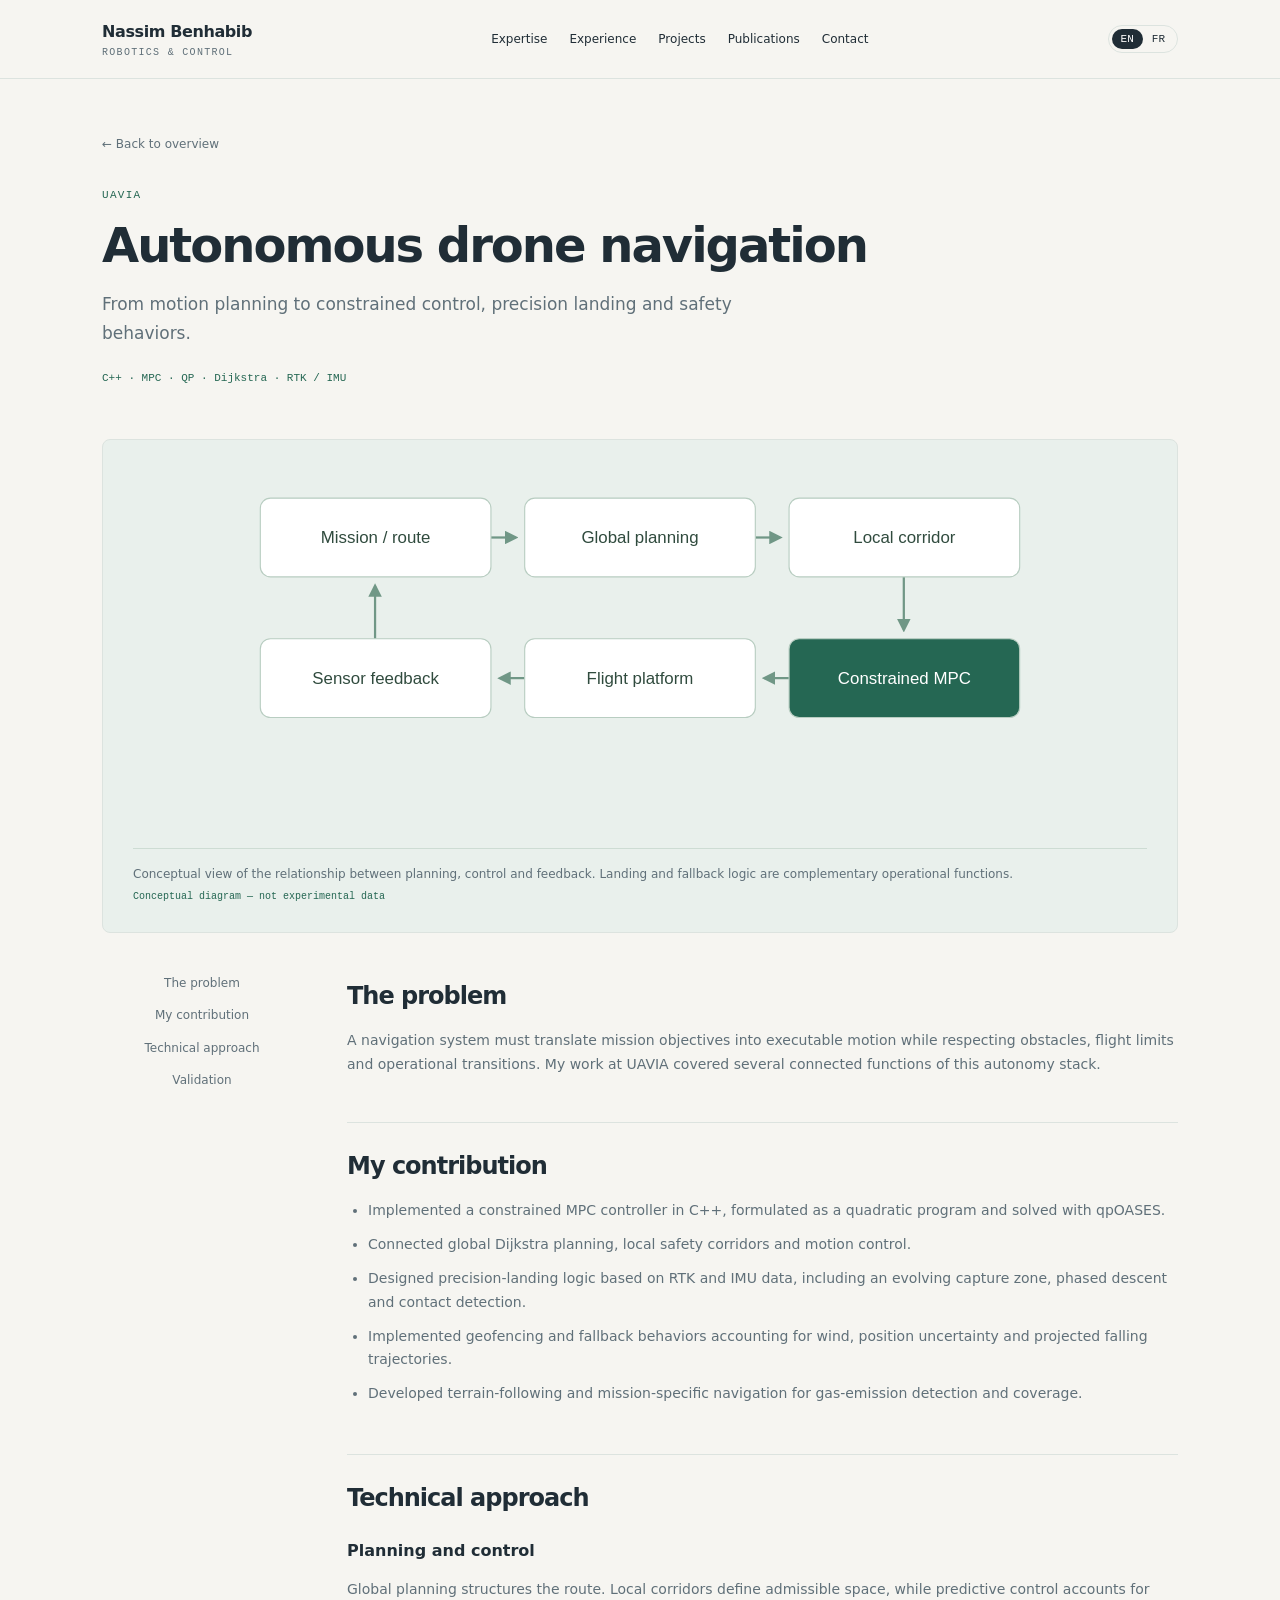
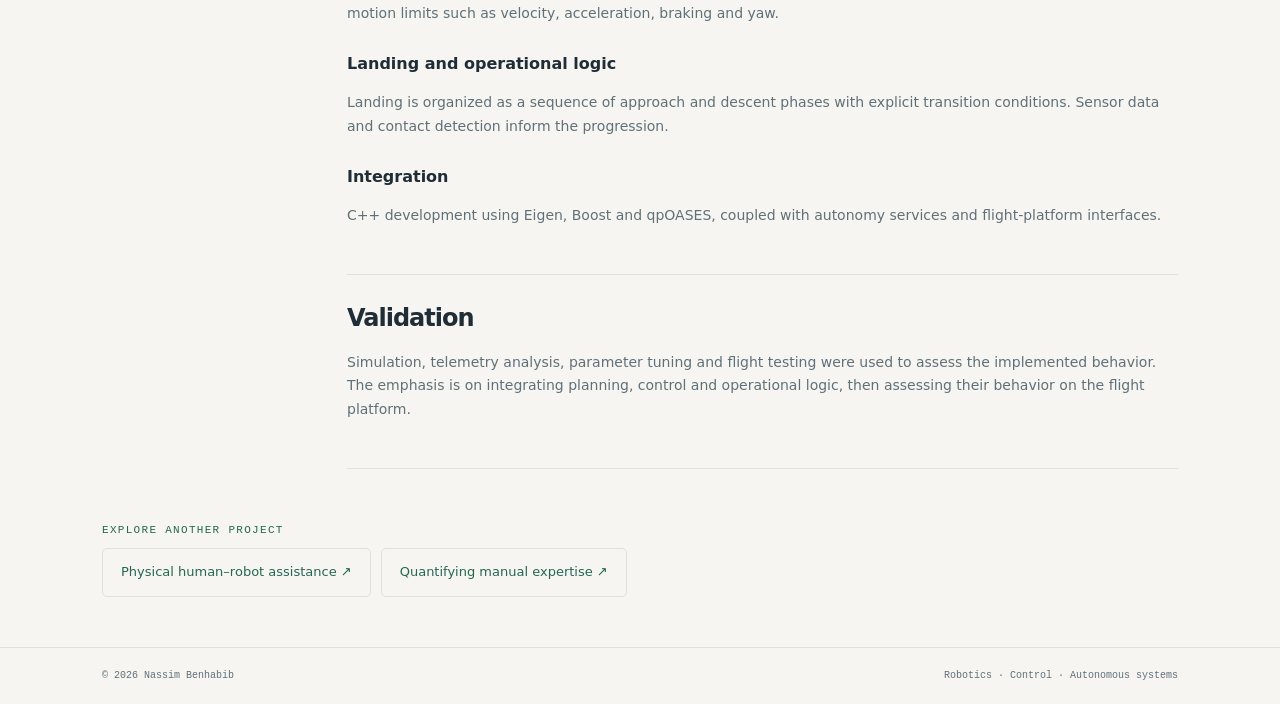
<file: en/projects/navigation.html>
<!doctype html><html lang="en"><head><meta charset="utf-8"><meta name="viewport" content="width=device-width,initial-scale=1"><meta name="description" content="I design and implement control and navigation algorithms, then validate them through simulation and experiments. My background combines industrial drone autonomy at UAVIA with research in physical human–robot assistance at Inria."><meta name="theme-color" content="#f6f5f1"><title>Autonomous drone navigation | Nassim Benhabib</title><link rel="canonical" href="https://nassimbenhabib.github.io/en/projects/navigation.html"><link rel="alternate" hreflang="en" href="https://nassimbenhabib.github.io/en/projects/navigation.html"><link rel="alternate" hreflang="fr" href="https://nassimbenhabib.github.io/en/projects/navigation.html"><link rel="icon" href="../../assets/favicon.svg" type="image/svg+xml"><link rel="stylesheet" href="../../assets/style.css"><script defer src="../../assets/main.js"></script></head><body><a class="skip" href="#main">Skip to content</a><header class="header"><div class="container nav"><a href="../index.html" class="brand">Nassim Benhabib<small>Robotics & Control</small></a><nav id="navigation" aria-label="Navigation"><a href="../index.html#expertise">Expertise</a><a href="../index.html#experience">Experience</a><a href="../index.html#projects">Projects</a><a href="../index.html#publications">Publications</a><a href="../index.html#contact">Contact</a></nav><button class="menu-button" aria-controls="navigation" aria-expanded="false">Menu</button><div class="lang" aria-label="Language"><span aria-current="page">EN</span><a data-language-switch href="../../fr/projects/navigation.html" lang="fr" hreflang="fr" aria-label="Version française">FR</a></div></div></header><main id="main"><div class="container"><div class="project-hero"><a class="back" href="../index.html#projects">← Back to overview</a><div class="kicker">UAVIA</div><h1>Autonomous drone navigation</h1><p class="intro">From motion planning to constrained control, precision landing and safety behaviors.</p><div class="project-meta"><span>C++ · MPC · QP · Dijkstra · RTK / IMU</span></div></div><figure class="diagram"><svg xmlns="http://www.w3.org/2000/svg" viewBox="0 0 735 320" role="img" aria-label="Autonomous drone navigation"><defs><marker id="arrow-navigation-en" viewBox="0 0 10 10" refX="8" refY="5" markerWidth="6" markerHeight="6" orient="auto-start-reverse"><path d="M0 0L10 5L0 10Z" fill="#709786"/></marker></defs><path d="M235 60H257" fill="none" stroke="#709786" stroke-width="2" marker-end="url(#arrow-navigation-en)"/><path d="M470 60H492" fill="none" stroke="#709786" stroke-width="2" marker-end="url(#arrow-navigation-en)"/><path d="M602 95V142" fill="none" stroke="#709786" stroke-width="2" marker-end="url(#arrow-navigation-en)"/><path d="M500 185H478" fill="none" stroke="#709786" stroke-width="2" marker-end="url(#arrow-navigation-en)"/><path d="M265 185H243" fill="none" stroke="#709786" stroke-width="2" marker-end="url(#arrow-navigation-en)"/><path d="M132 150V103" fill="none" stroke="#709786" stroke-width="2" marker-end="url(#arrow-navigation-en)"/><rect x="30" y="25" width="205" height="70" rx="9" fill="#fff" stroke="#b8cdc1"/><text x="132.5" y="65.0" text-anchor="middle" fill="#304b3e" font-family="Arial,sans-serif" font-size="15">Mission / route</text><rect x="265" y="25" width="205" height="70" rx="9" fill="#fff" stroke="#b8cdc1"/><text x="367.5" y="65.0" text-anchor="middle" fill="#304b3e" font-family="Arial,sans-serif" font-size="15">Global planning</text><rect x="500" y="25" width="205" height="70" rx="9" fill="#fff" stroke="#b8cdc1"/><text x="602.5" y="65.0" text-anchor="middle" fill="#304b3e" font-family="Arial,sans-serif" font-size="15">Local corridor</text><rect x="500" y="150" width="205" height="70" rx="9" fill="#256753" stroke="#b8cdc1"/><text x="602.5" y="190.0" text-anchor="middle" fill="#fff" font-family="Arial,sans-serif" font-size="15">Constrained MPC</text><rect x="265" y="150" width="205" height="70" rx="9" fill="#fff" stroke="#b8cdc1"/><text x="367.5" y="190.0" text-anchor="middle" fill="#304b3e" font-family="Arial,sans-serif" font-size="15">Flight platform</text><rect x="30" y="150" width="205" height="70" rx="9" fill="#fff" stroke="#b8cdc1"/><text x="132.5" y="190.0" text-anchor="middle" fill="#304b3e" font-family="Arial,sans-serif" font-size="15">Sensor feedback</text></svg><figcaption>Conceptual view of the relationship between planning, control and feedback. Landing and fallback logic are complementary operational functions.<small>Conceptual diagram — not experimental data</small></figcaption></figure><div class="project-content"><nav class="toc" aria-label="On this page"><a href="#context">The problem</a><a href="#contribution">My contribution</a><a href="#approach">Technical approach</a><a href="#validation">Validation</a></nav><article class="article"><section id="context"><h2>The problem</h2><p>A navigation system must translate mission objectives into executable motion while respecting obstacles, flight limits and operational transitions. My work at UAVIA covered several connected functions of this autonomy stack.</p></section><section id="contribution"><h2>My contribution</h2><ul><li>Implemented a constrained MPC controller in C++, formulated as a quadratic program and solved with qpOASES.</li><li>Connected global Dijkstra planning, local safety corridors and motion control.</li><li>Designed precision-landing logic based on RTK and IMU data, including an evolving capture zone, phased descent and contact detection.</li><li>Implemented geofencing and fallback behaviors accounting for wind, position uncertainty and projected falling trajectories.</li><li>Developed terrain-following and mission-specific navigation for gas-emission detection and coverage.</li></ul></section><section id="approach"><h2>Technical approach</h2><h3>Planning and control</h3><p>Global planning structures the route. Local corridors define admissible space, while predictive control accounts for motion limits such as velocity, acceleration, braking and yaw.</p><h3>Landing and operational logic</h3><p>Landing is organized as a sequence of approach and descent phases with explicit transition conditions. Sensor data and contact detection inform the progression.</p><h3>Integration</h3><p>C++ development using Eigen, Boost and qpOASES, coupled with autonomy services and flight-platform interfaces.</p></section><section id="validation"><h2>Validation</h2><p>Simulation, telemetry analysis, parameter tuning and flight testing were used to assess the implemented behavior. The emphasis is on integrating planning, control and operational logic, then assessing their behavior on the flight platform.</p></section></article></div><div class="other-projects"><div class="kicker">Explore another project</div><a href="assistance.html">Physical human–robot assistance ↗</a><a href="expertise.html">Quantifying manual expertise ↗</a></div></div></main><footer><div class="container"><span>© 2026 Nassim Benhabib</span><span>Robotics · Control · Autonomous systems</span></div></footer></body></html>
</file>
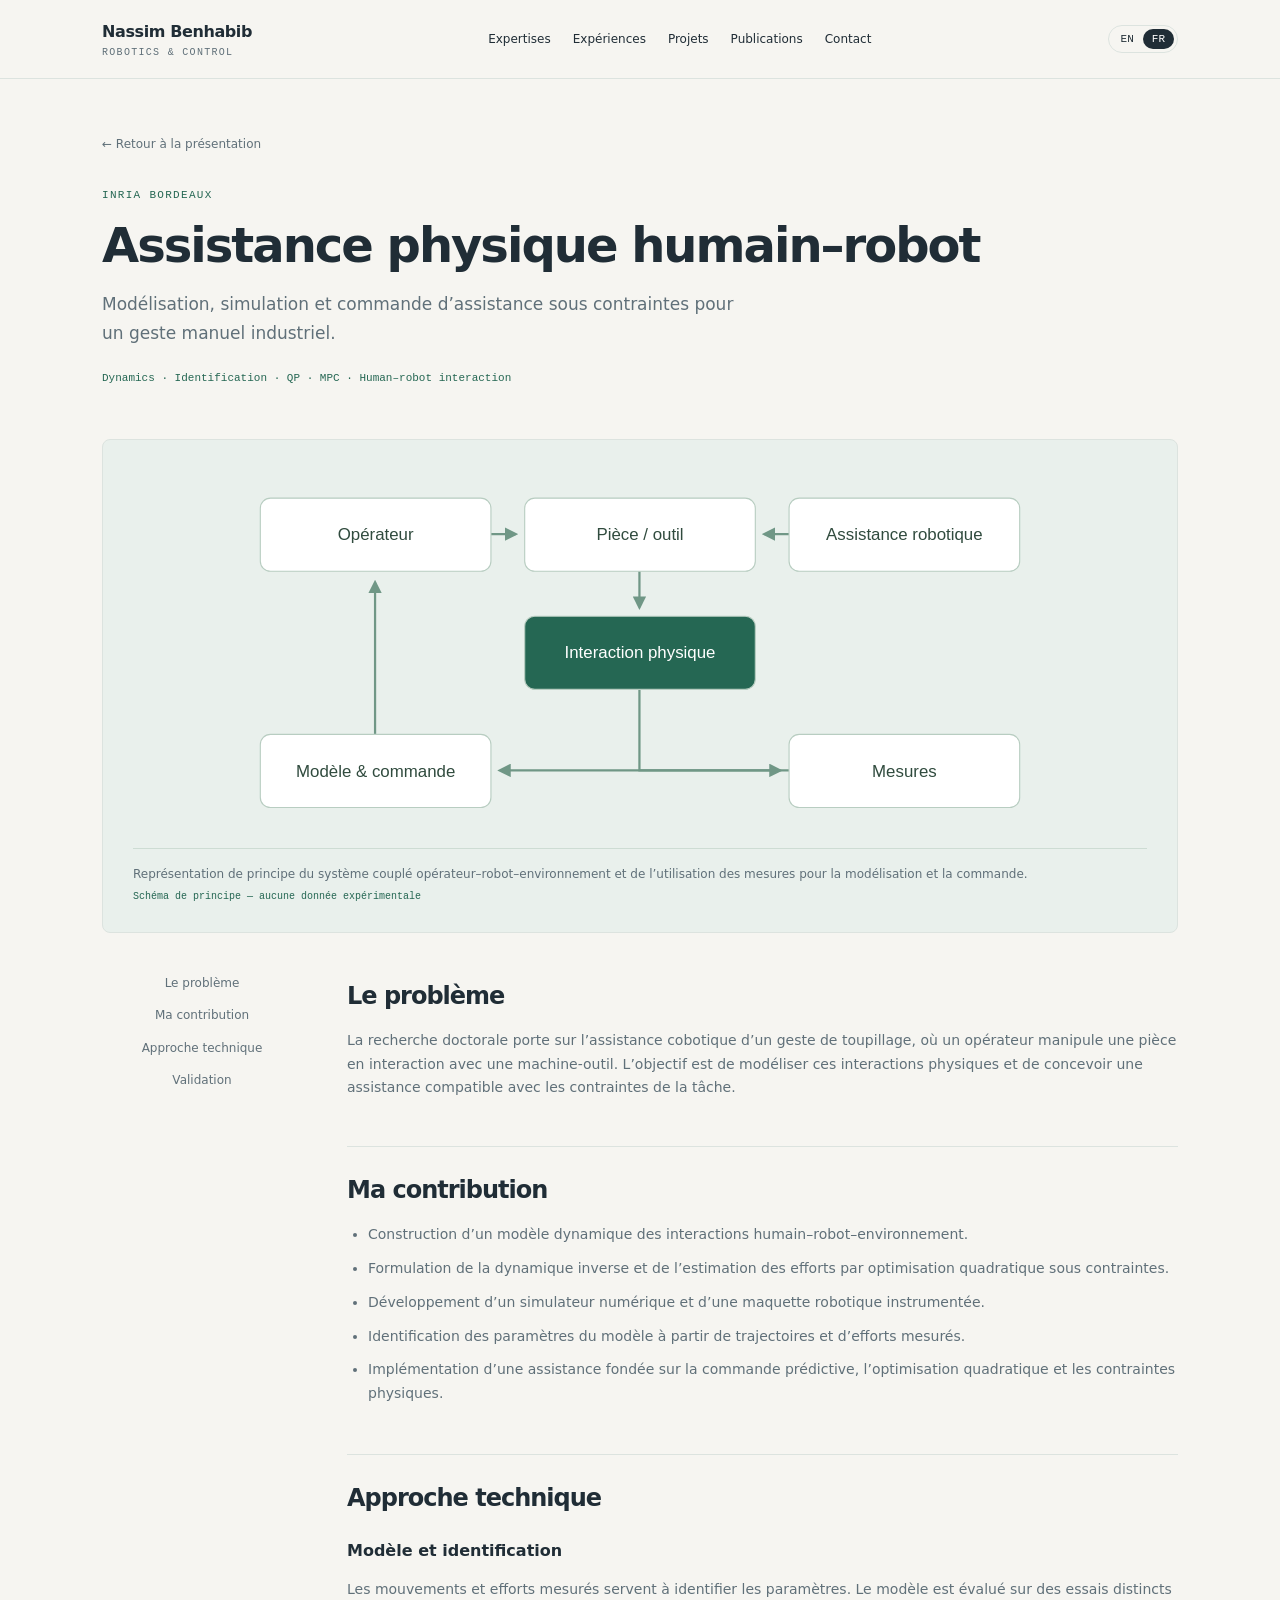
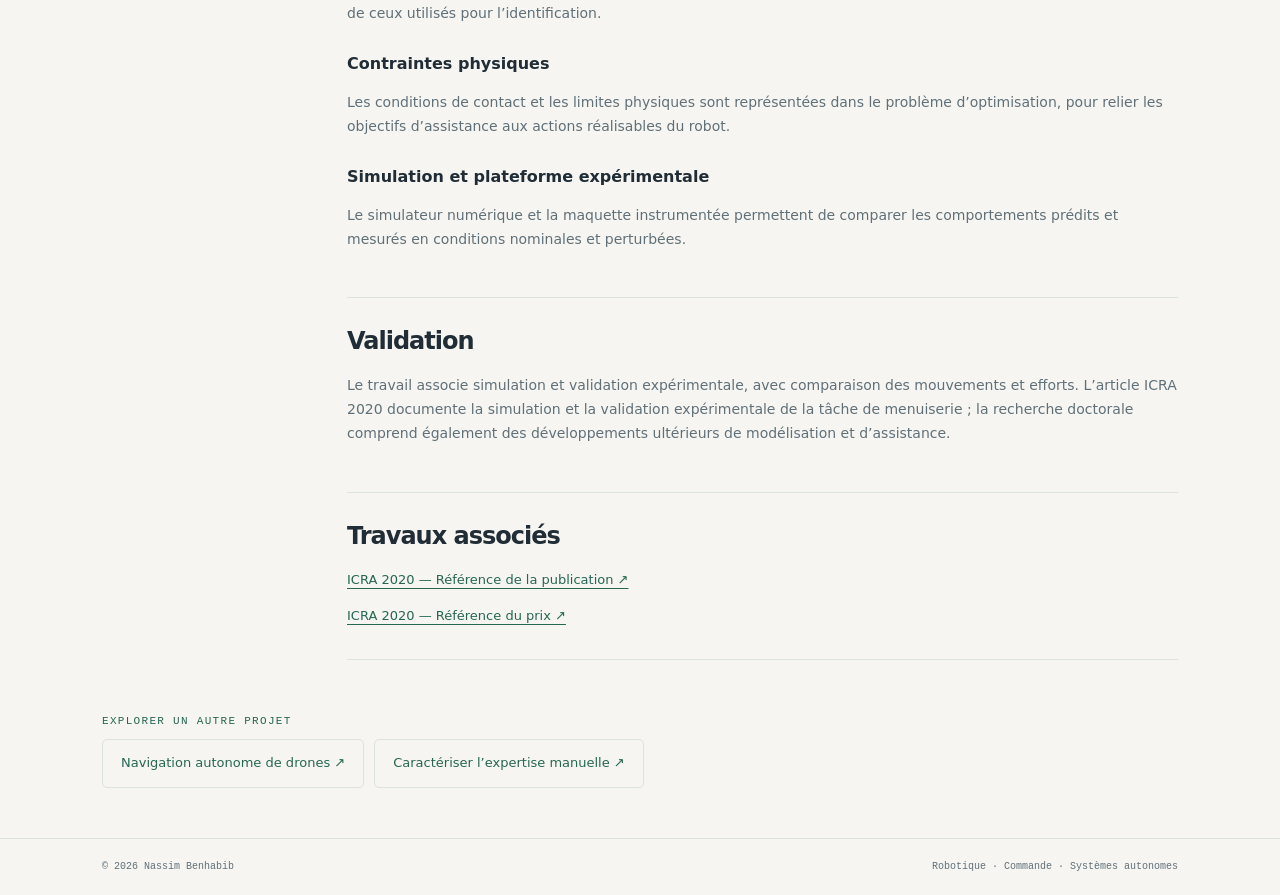
<file: fr/projects/assistance.html>
<!doctype html><html lang="fr"><head><meta charset="utf-8"><meta name="viewport" content="width=device-width,initial-scale=1"><meta name="description" content="Je conçois et implémente des algorithmes de commande et de navigation, puis les valide en simulation et sur plateformes expérimentales. Mon parcours associe autonomie de drones chez UAVIA et recherche en assistance physique humain–robot à Inria."><meta name="theme-color" content="#f6f5f1"><title>Assistance physique humain–robot | Nassim Benhabib</title><link rel="canonical" href="https://nassimbenhabib.github.io/fr/projects/assistance.html"><link rel="alternate" hreflang="fr" href="https://nassimbenhabib.github.io/fr/projects/assistance.html"><link rel="alternate" hreflang="en" href="https://nassimbenhabib.github.io/fr/projects/assistance.html"><link rel="icon" href="../../assets/favicon.svg" type="image/svg+xml"><link rel="stylesheet" href="../../assets/style.css"><script defer src="../../assets/main.js"></script></head><body><a class="skip" href="#main">Aller au contenu</a><header class="header"><div class="container nav"><a href="../index.html" class="brand">Nassim Benhabib<small>Robotics & Control</small></a><nav id="navigation" aria-label="Navigation"><a href="../index.html#expertise">Expertises</a><a href="../index.html#experience">Expériences</a><a href="../index.html#projects">Projets</a><a href="../index.html#publications">Publications</a><a href="../index.html#contact">Contact</a></nav><button class="menu-button" aria-controls="navigation" aria-expanded="false">Menu</button><div class="lang" aria-label="Language"><a data-language-switch href="../../en/projects/assistance.html" lang="en" hreflang="en" aria-label="English version">EN</a><span aria-current="page">FR</span></div></div></header><main id="main"><div class="container"><div class="project-hero"><a class="back" href="../index.html#projects">← Retour à la présentation</a><div class="kicker">INRIA BORDEAUX</div><h1>Assistance physique humain–robot</h1><p class="intro">Modélisation, simulation et commande d’assistance sous contraintes pour un geste manuel industriel.</p><div class="project-meta"><span>Dynamics · Identification · QP · MPC · Human–robot interaction</span></div></div><figure class="diagram"><svg xmlns="http://www.w3.org/2000/svg" viewBox="0 0 735 320" role="img" aria-label="Assistance physique humain–robot"><defs><marker id="arrow-assistance-fr" viewBox="0 0 10 10" refX="8" refY="5" markerWidth="6" markerHeight="6" orient="auto-start-reverse"><path d="M0 0L10 5L0 10Z" fill="#709786"/></marker></defs><path d="M235 57H257" fill="none" stroke="#709786" stroke-width="2" marker-end="url(#arrow-assistance-fr)"/><path d="M500 57H478" fill="none" stroke="#709786" stroke-width="2" marker-end="url(#arrow-assistance-fr)"/><path d="M367 90V122" fill="none" stroke="#709786" stroke-width="2" marker-end="url(#arrow-assistance-fr)"/><path d="M367 195V267H492" fill="none" stroke="#709786" stroke-width="2" marker-end="url(#arrow-assistance-fr)"/><path d="M500 267H243" fill="none" stroke="#709786" stroke-width="2" marker-end="url(#arrow-assistance-fr)"/><path d="M132 235V100" fill="none" stroke="#709786" stroke-width="2" marker-end="url(#arrow-assistance-fr)"/><rect x="30" y="25" width="205" height="65" rx="9" fill="#fff" stroke="#b8cdc1"/><text x="132.5" y="62.5" text-anchor="middle" fill="#304b3e" font-family="Arial,sans-serif" font-size="15">Opérateur</text><rect x="265" y="25" width="205" height="65" rx="9" fill="#fff" stroke="#b8cdc1"/><text x="367.5" y="62.5" text-anchor="middle" fill="#304b3e" font-family="Arial,sans-serif" font-size="15">Pièce / outil</text><rect x="500" y="25" width="205" height="65" rx="9" fill="#fff" stroke="#b8cdc1"/><text x="602.5" y="62.5" text-anchor="middle" fill="#304b3e" font-family="Arial,sans-serif" font-size="15">Assistance robotique</text><rect x="265" y="130" width="205" height="65" rx="9" fill="#256753" stroke="#b8cdc1"/><text x="367.5" y="167.5" text-anchor="middle" fill="#fff" font-family="Arial,sans-serif" font-size="15">Interaction physique</text><rect x="500" y="235" width="205" height="65" rx="9" fill="#fff" stroke="#b8cdc1"/><text x="602.5" y="272.5" text-anchor="middle" fill="#304b3e" font-family="Arial,sans-serif" font-size="15">Mesures</text><rect x="30" y="235" width="205" height="65" rx="9" fill="#fff" stroke="#b8cdc1"/><text x="132.5" y="272.5" text-anchor="middle" fill="#304b3e" font-family="Arial,sans-serif" font-size="15">Modèle &amp; commande</text></svg><figcaption>Représentation de principe du système couplé opérateur–robot–environnement et de l’utilisation des mesures pour la modélisation et la commande.<small>Schéma de principe — aucune donnée expérimentale</small></figcaption></figure><div class="project-content"><nav class="toc" aria-label="Sur cette page"><a href="#context">Le problème</a><a href="#contribution">Ma contribution</a><a href="#approach">Approche technique</a><a href="#validation">Validation</a></nav><article class="article"><section id="context"><h2>Le problème</h2><p>La recherche doctorale porte sur l’assistance cobotique d’un geste de toupillage, où un opérateur manipule une pièce en interaction avec une machine-outil. L’objectif est de modéliser ces interactions physiques et de concevoir une assistance compatible avec les contraintes de la tâche.</p></section><section id="contribution"><h2>Ma contribution</h2><ul><li>Construction d’un modèle dynamique des interactions humain–robot–environnement.</li><li>Formulation de la dynamique inverse et de l’estimation des efforts par optimisation quadratique sous contraintes.</li><li>Développement d’un simulateur numérique et d’une maquette robotique instrumentée.</li><li>Identification des paramètres du modèle à partir de trajectoires et d’efforts mesurés.</li><li>Implémentation d’une assistance fondée sur la commande prédictive, l’optimisation quadratique et les contraintes physiques.</li></ul></section><section id="approach"><h2>Approche technique</h2><h3>Modèle et identification</h3><p>Les mouvements et efforts mesurés servent à identifier les paramètres. Le modèle est évalué sur des essais distincts de ceux utilisés pour l’identification.</p><h3>Contraintes physiques</h3><p>Les conditions de contact et les limites physiques sont représentées dans le problème d’optimisation, pour relier les objectifs d’assistance aux actions réalisables du robot.</p><h3>Simulation et plateforme expérimentale</h3><p>Le simulateur numérique et la maquette instrumentée permettent de comparer les comportements prédits et mesurés en conditions nominales et perturbées.</p></section><section id="validation"><h2>Validation</h2><p>Le travail associe simulation et validation expérimentale, avec comparaison des mouvements et efforts. L’article ICRA 2020 documente la simulation et la validation expérimentale de la tâche de menuiserie ; la recherche doctorale comprend également des développements ultérieurs de modélisation et d’assistance.</p></section><section id="related"><h2>Travaux associés</h2><div class="related-links"><a href="https://hal.science/hal-02418739" target="_blank" rel="noopener">ICRA 2020 — Référence de la publication ↗</a><a href="https://www.ieee-ras.org/awards-recognition/conference-awards/ieee-icra-best-paper-award-in-automation/" target="_blank" rel="noopener">ICRA 2020 — Référence du prix ↗</a></div></section></article></div><div class="other-projects"><div class="kicker">Explorer un autre projet</div><a href="navigation.html">Navigation autonome de drones ↗</a><a href="expertise.html">Caractériser l’expertise manuelle ↗</a></div></div></main><footer><div class="container"><span>© 2026 Nassim Benhabib</span><span>Robotique · Commande · Systèmes autonomes</span></div></footer></body></html>
</file>
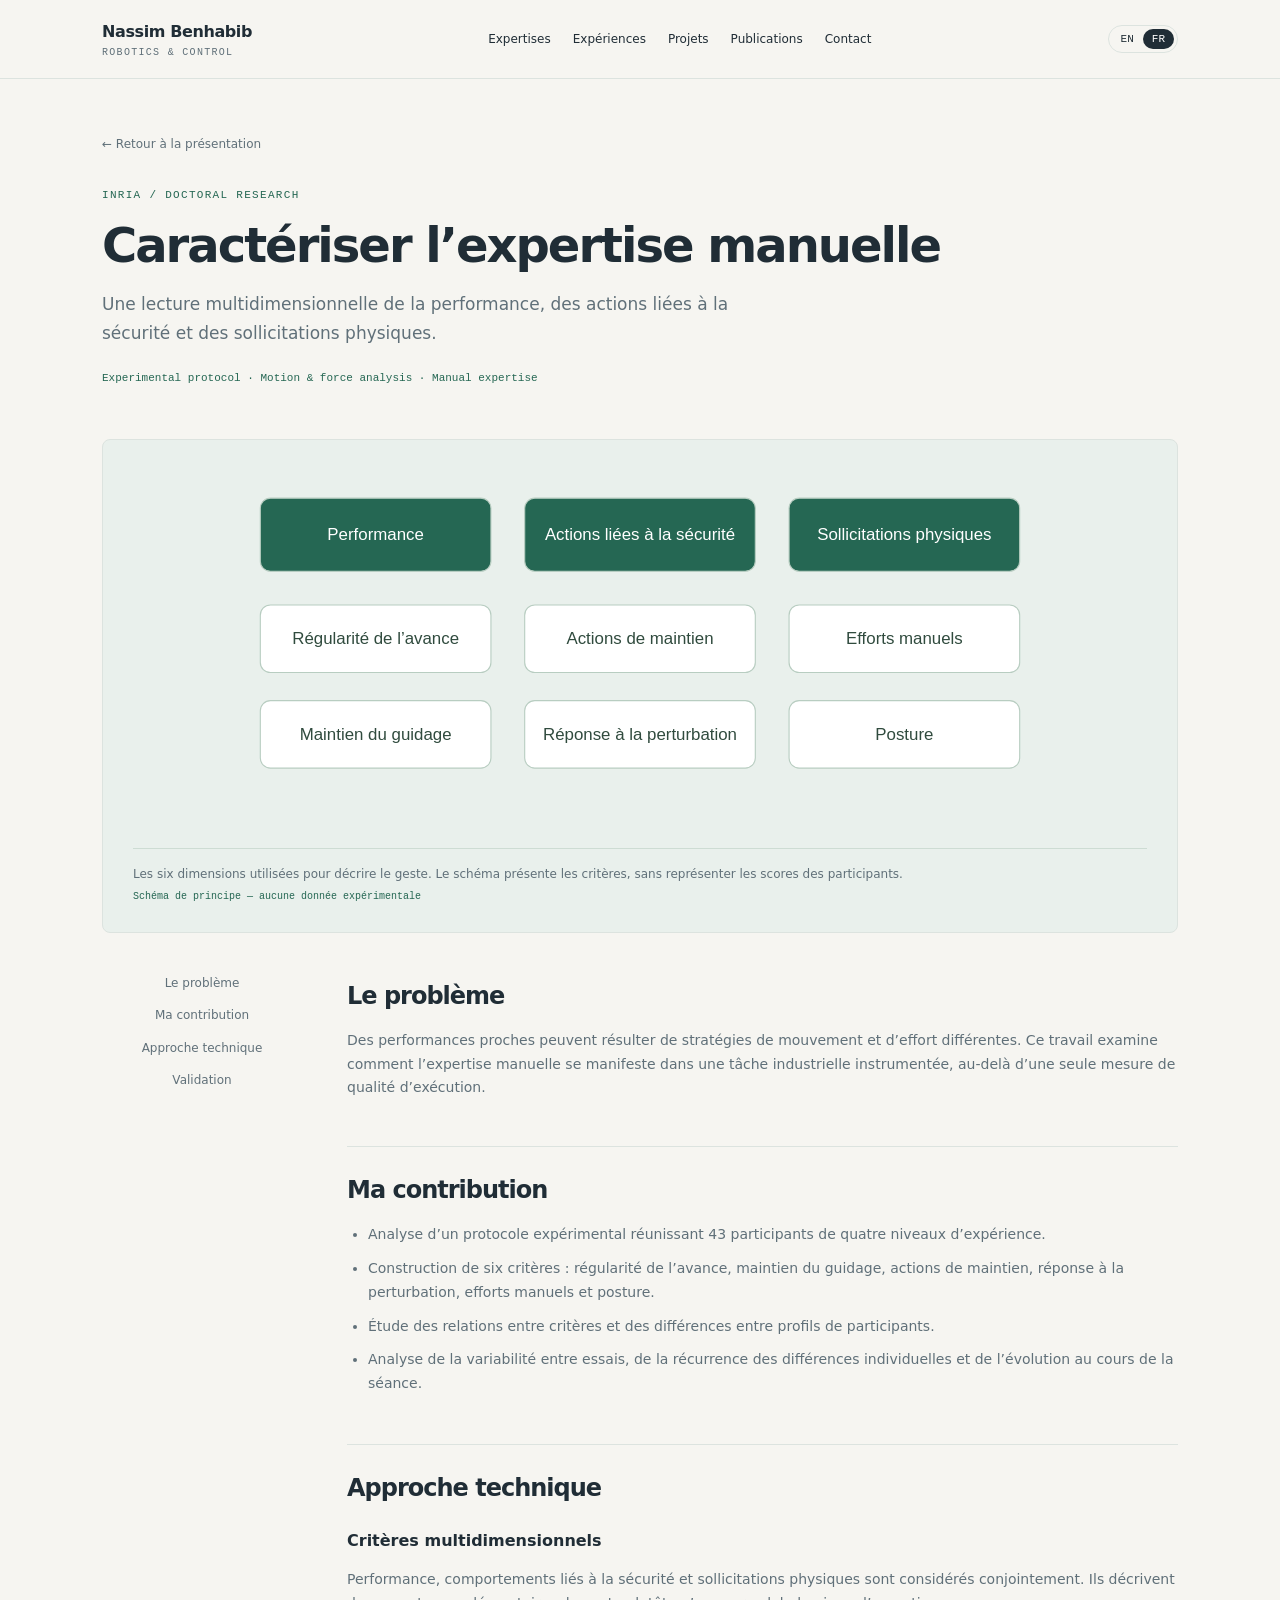
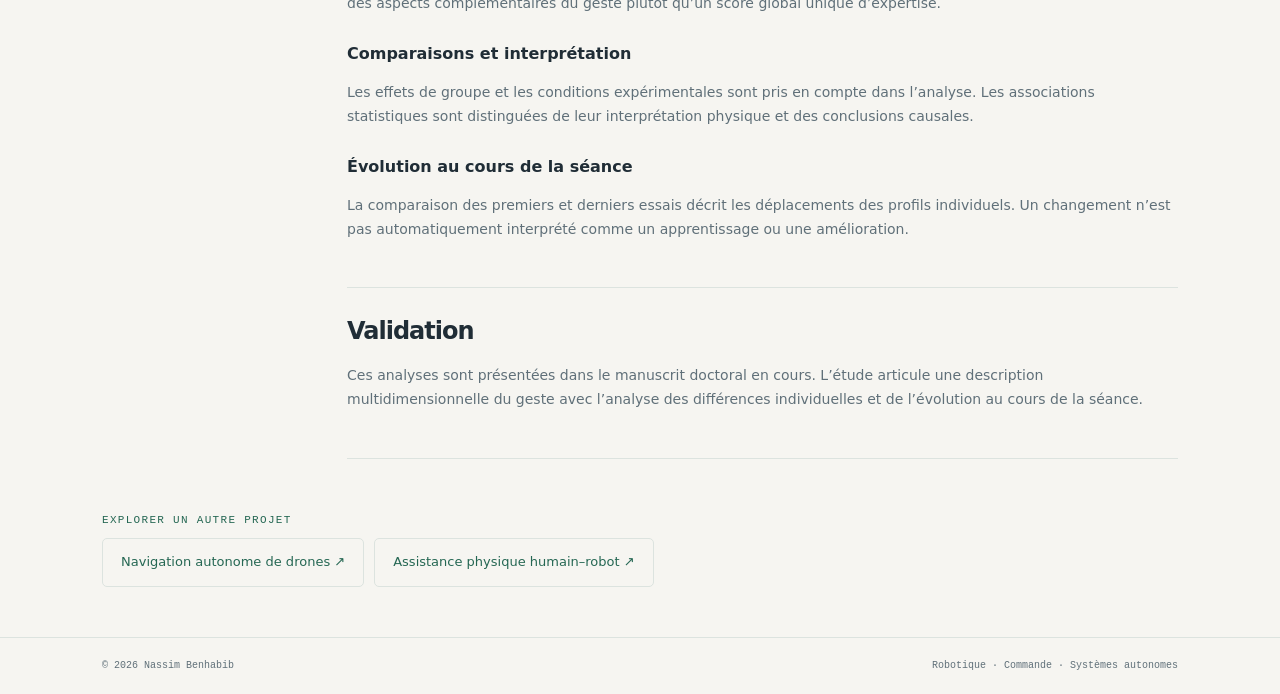
<file: fr/projects/expertise.html>
<!doctype html><html lang="fr"><head><meta charset="utf-8"><meta name="viewport" content="width=device-width,initial-scale=1"><meta name="description" content="Je conçois et implémente des algorithmes de commande et de navigation, puis les valide en simulation et sur plateformes expérimentales. Mon parcours associe autonomie de drones chez UAVIA et recherche en assistance physique humain–robot à Inria."><meta name="theme-color" content="#f6f5f1"><title>Caractériser l’expertise manuelle | Nassim Benhabib</title><link rel="canonical" href="https://nassimbenhabib.github.io/fr/projects/expertise.html"><link rel="alternate" hreflang="fr" href="https://nassimbenhabib.github.io/fr/projects/expertise.html"><link rel="alternate" hreflang="en" href="https://nassimbenhabib.github.io/fr/projects/expertise.html"><link rel="icon" href="../../assets/favicon.svg" type="image/svg+xml"><link rel="stylesheet" href="../../assets/style.css"><script defer src="../../assets/main.js"></script></head><body><a class="skip" href="#main">Aller au contenu</a><header class="header"><div class="container nav"><a href="../index.html" class="brand">Nassim Benhabib<small>Robotics & Control</small></a><nav id="navigation" aria-label="Navigation"><a href="../index.html#expertise">Expertises</a><a href="../index.html#experience">Expériences</a><a href="../index.html#projects">Projets</a><a href="../index.html#publications">Publications</a><a href="../index.html#contact">Contact</a></nav><button class="menu-button" aria-controls="navigation" aria-expanded="false">Menu</button><div class="lang" aria-label="Language"><a data-language-switch href="../../en/projects/expertise.html" lang="en" hreflang="en" aria-label="English version">EN</a><span aria-current="page">FR</span></div></div></header><main id="main"><div class="container"><div class="project-hero"><a class="back" href="../index.html#projects">← Retour à la présentation</a><div class="kicker">INRIA / DOCTORAL RESEARCH</div><h1>Caractériser l’expertise manuelle</h1><p class="intro">Une lecture multidimensionnelle de la performance, des actions liées à la sécurité et des sollicitations physiques.</p><div class="project-meta"><span>Experimental protocol · Motion &amp; force analysis · Manual expertise</span></div></div><figure class="diagram"><svg xmlns="http://www.w3.org/2000/svg" viewBox="0 0 735 320" role="img" aria-label="Caractériser l’expertise manuelle"><defs><marker id="arrow-expertise-fr" viewBox="0 0 10 10" refX="8" refY="5" markerWidth="6" markerHeight="6" orient="auto-start-reverse"><path d="M0 0L10 5L0 10Z" fill="#709786"/></marker></defs><rect x="30" y="25" width="205" height="65" rx="9" fill="#256753" stroke="#b8cdc1"/><text x="132.5" y="62.5" text-anchor="middle" fill="#fff" font-family="Arial,sans-serif" font-size="15">Performance</text><rect x="30" y="120" width="205" height="60" rx="9" fill="#fff" stroke="#b8cdc1"/><text x="132.5" y="155.0" text-anchor="middle" fill="#304b3e" font-family="Arial,sans-serif" font-size="15">Régularité de l’avance</text><rect x="30" y="205" width="205" height="60" rx="9" fill="#fff" stroke="#b8cdc1"/><text x="132.5" y="240.0" text-anchor="middle" fill="#304b3e" font-family="Arial,sans-serif" font-size="15">Maintien du guidage</text><rect x="265" y="25" width="205" height="65" rx="9" fill="#256753" stroke="#b8cdc1"/><text x="367.5" y="62.5" text-anchor="middle" fill="#fff" font-family="Arial,sans-serif" font-size="15">Actions liées à la sécurité</text><rect x="265" y="120" width="205" height="60" rx="9" fill="#fff" stroke="#b8cdc1"/><text x="367.5" y="155.0" text-anchor="middle" fill="#304b3e" font-family="Arial,sans-serif" font-size="15">Actions de maintien</text><rect x="265" y="205" width="205" height="60" rx="9" fill="#fff" stroke="#b8cdc1"/><text x="367.5" y="240.0" text-anchor="middle" fill="#304b3e" font-family="Arial,sans-serif" font-size="15">Réponse à la perturbation</text><rect x="500" y="25" width="205" height="65" rx="9" fill="#256753" stroke="#b8cdc1"/><text x="602.5" y="62.5" text-anchor="middle" fill="#fff" font-family="Arial,sans-serif" font-size="15">Sollicitations physiques</text><rect x="500" y="120" width="205" height="60" rx="9" fill="#fff" stroke="#b8cdc1"/><text x="602.5" y="155.0" text-anchor="middle" fill="#304b3e" font-family="Arial,sans-serif" font-size="15">Efforts manuels</text><rect x="500" y="205" width="205" height="60" rx="9" fill="#fff" stroke="#b8cdc1"/><text x="602.5" y="240.0" text-anchor="middle" fill="#304b3e" font-family="Arial,sans-serif" font-size="15">Posture</text></svg><figcaption>Les six dimensions utilisées pour décrire le geste. Le schéma présente les critères, sans représenter les scores des participants.<small>Schéma de principe — aucune donnée expérimentale</small></figcaption></figure><div class="project-content"><nav class="toc" aria-label="Sur cette page"><a href="#context">Le problème</a><a href="#contribution">Ma contribution</a><a href="#approach">Approche technique</a><a href="#validation">Validation</a></nav><article class="article"><section id="context"><h2>Le problème</h2><p>Des performances proches peuvent résulter de stratégies de mouvement et d’effort différentes. Ce travail examine comment l’expertise manuelle se manifeste dans une tâche industrielle instrumentée, au-delà d’une seule mesure de qualité d’exécution.</p></section><section id="contribution"><h2>Ma contribution</h2><ul><li>Analyse d’un protocole expérimental réunissant 43 participants de quatre niveaux d’expérience.</li><li>Construction de six critères : régularité de l’avance, maintien du guidage, actions de maintien, réponse à la perturbation, efforts manuels et posture.</li><li>Étude des relations entre critères et des différences entre profils de participants.</li><li>Analyse de la variabilité entre essais, de la récurrence des différences individuelles et de l’évolution au cours de la séance.</li></ul></section><section id="approach"><h2>Approche technique</h2><h3>Critères multidimensionnels</h3><p>Performance, comportements liés à la sécurité et sollicitations physiques sont considérés conjointement. Ils décrivent des aspects complémentaires du geste plutôt qu’un score global unique d’expertise.</p><h3>Comparaisons et interprétation</h3><p>Les effets de groupe et les conditions expérimentales sont pris en compte dans l’analyse. Les associations statistiques sont distinguées de leur interprétation physique et des conclusions causales.</p><h3>Évolution au cours de la séance</h3><p>La comparaison des premiers et derniers essais décrit les déplacements des profils individuels. Un changement n’est pas automatiquement interprété comme un apprentissage ou une amélioration.</p></section><section id="validation"><h2>Validation</h2><p>Ces analyses sont présentées dans le manuscrit doctoral en cours. L’étude articule une description multidimensionnelle du geste avec l’analyse des différences individuelles et de l’évolution au cours de la séance.</p></section></article></div><div class="other-projects"><div class="kicker">Explorer un autre projet</div><a href="navigation.html">Navigation autonome de drones ↗</a><a href="assistance.html">Assistance physique humain–robot ↗</a></div></div></main><footer><div class="container"><span>© 2026 Nassim Benhabib</span><span>Robotique · Commande · Systèmes autonomes</span></div></footer></body></html>
</file>
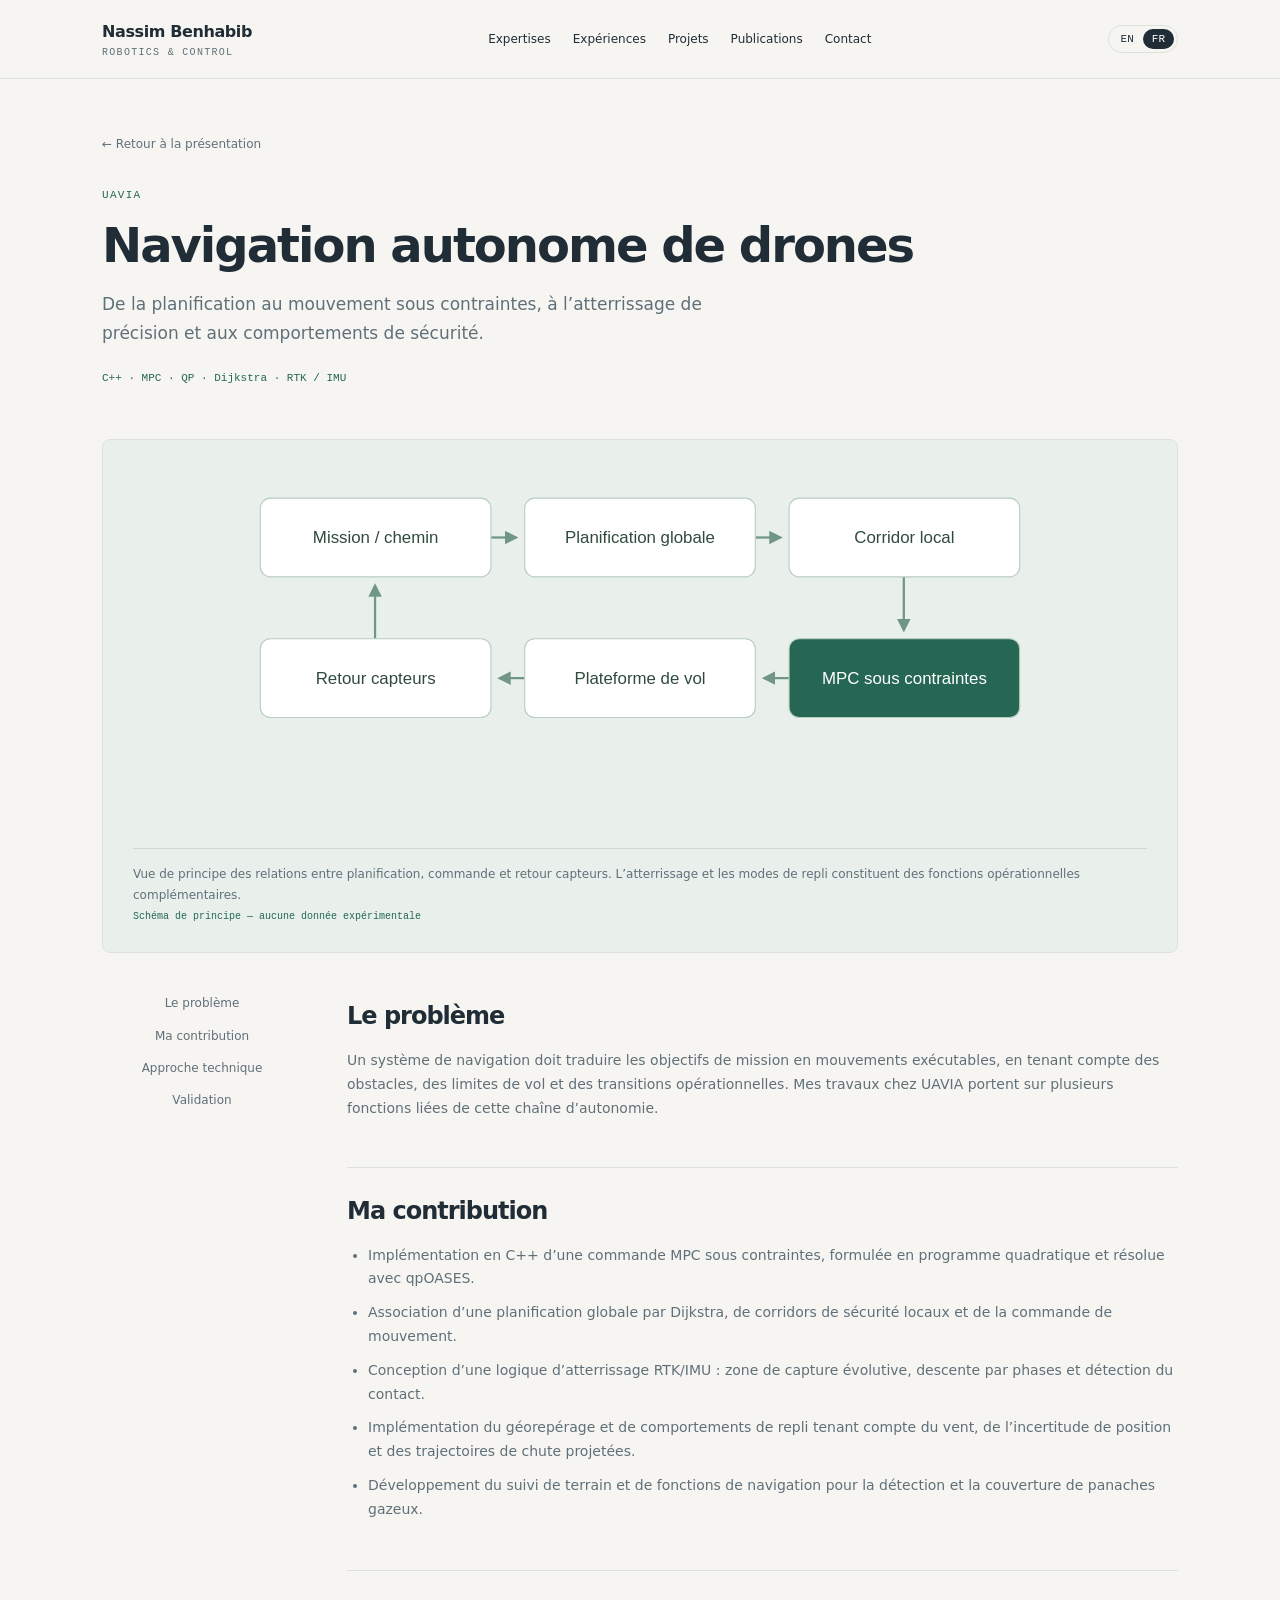
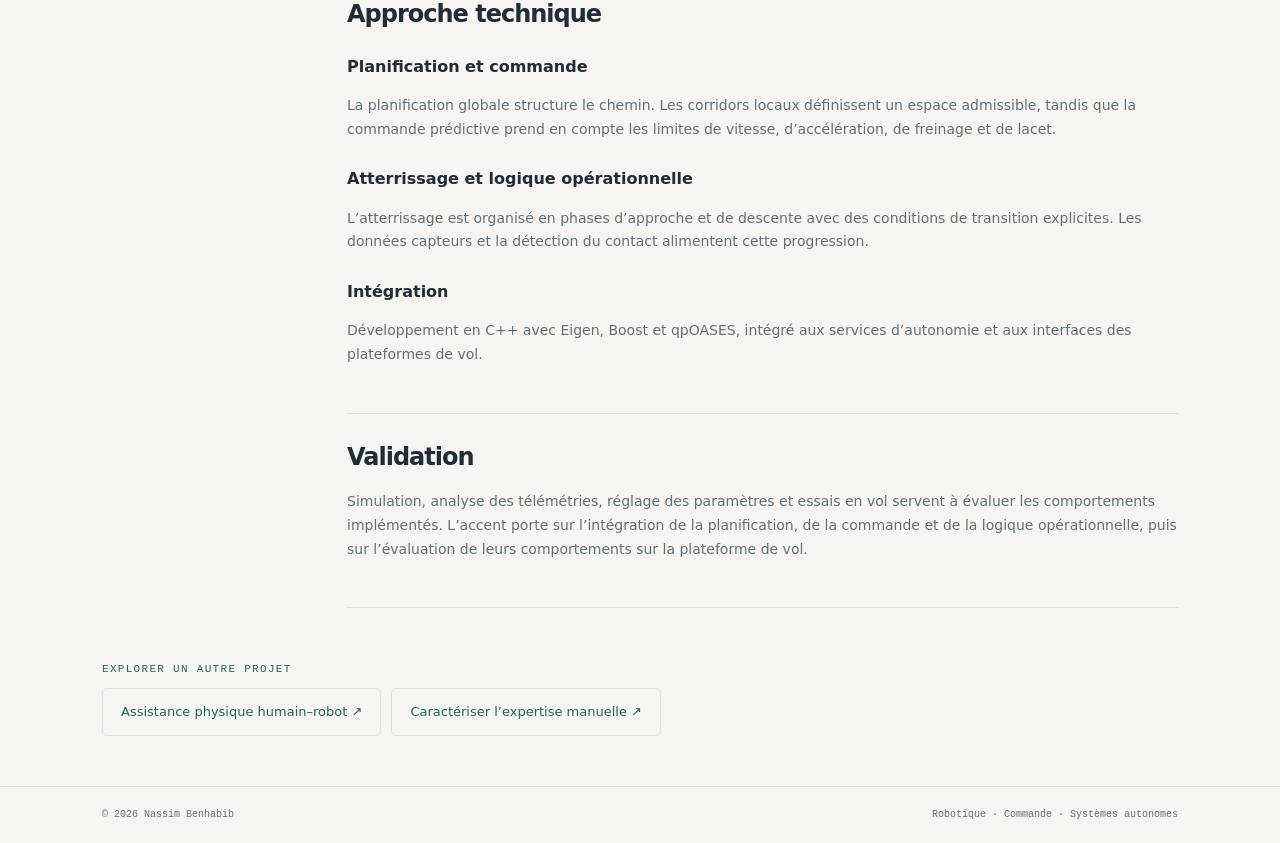
<file: fr/projects/navigation.html>
<!doctype html><html lang="fr"><head><meta charset="utf-8"><meta name="viewport" content="width=device-width,initial-scale=1"><meta name="description" content="Je conçois et implémente des algorithmes de commande et de navigation, puis les valide en simulation et sur plateformes expérimentales. Mon parcours associe autonomie de drones chez UAVIA et recherche en assistance physique humain–robot à Inria."><meta name="theme-color" content="#f6f5f1"><title>Navigation autonome de drones | Nassim Benhabib</title><link rel="canonical" href="https://nassimbenhabib.github.io/fr/projects/navigation.html"><link rel="alternate" hreflang="fr" href="https://nassimbenhabib.github.io/fr/projects/navigation.html"><link rel="alternate" hreflang="en" href="https://nassimbenhabib.github.io/fr/projects/navigation.html"><link rel="icon" href="../../assets/favicon.svg" type="image/svg+xml"><link rel="stylesheet" href="../../assets/style.css"><script defer src="../../assets/main.js"></script></head><body><a class="skip" href="#main">Aller au contenu</a><header class="header"><div class="container nav"><a href="../index.html" class="brand">Nassim Benhabib<small>Robotics & Control</small></a><nav id="navigation" aria-label="Navigation"><a href="../index.html#expertise">Expertises</a><a href="../index.html#experience">Expériences</a><a href="../index.html#projects">Projets</a><a href="../index.html#publications">Publications</a><a href="../index.html#contact">Contact</a></nav><button class="menu-button" aria-controls="navigation" aria-expanded="false">Menu</button><div class="lang" aria-label="Language"><a data-language-switch href="../../en/projects/navigation.html" lang="en" hreflang="en" aria-label="English version">EN</a><span aria-current="page">FR</span></div></div></header><main id="main"><div class="container"><div class="project-hero"><a class="back" href="../index.html#projects">← Retour à la présentation</a><div class="kicker">UAVIA</div><h1>Navigation autonome de drones</h1><p class="intro">De la planification au mouvement sous contraintes, à l’atterrissage de précision et aux comportements de sécurité.</p><div class="project-meta"><span>C++ · MPC · QP · Dijkstra · RTK / IMU</span></div></div><figure class="diagram"><svg xmlns="http://www.w3.org/2000/svg" viewBox="0 0 735 320" role="img" aria-label="Navigation autonome de drones"><defs><marker id="arrow-navigation-fr" viewBox="0 0 10 10" refX="8" refY="5" markerWidth="6" markerHeight="6" orient="auto-start-reverse"><path d="M0 0L10 5L0 10Z" fill="#709786"/></marker></defs><path d="M235 60H257" fill="none" stroke="#709786" stroke-width="2" marker-end="url(#arrow-navigation-fr)"/><path d="M470 60H492" fill="none" stroke="#709786" stroke-width="2" marker-end="url(#arrow-navigation-fr)"/><path d="M602 95V142" fill="none" stroke="#709786" stroke-width="2" marker-end="url(#arrow-navigation-fr)"/><path d="M500 185H478" fill="none" stroke="#709786" stroke-width="2" marker-end="url(#arrow-navigation-fr)"/><path d="M265 185H243" fill="none" stroke="#709786" stroke-width="2" marker-end="url(#arrow-navigation-fr)"/><path d="M132 150V103" fill="none" stroke="#709786" stroke-width="2" marker-end="url(#arrow-navigation-fr)"/><rect x="30" y="25" width="205" height="70" rx="9" fill="#fff" stroke="#b8cdc1"/><text x="132.5" y="65.0" text-anchor="middle" fill="#304b3e" font-family="Arial,sans-serif" font-size="15">Mission / chemin</text><rect x="265" y="25" width="205" height="70" rx="9" fill="#fff" stroke="#b8cdc1"/><text x="367.5" y="65.0" text-anchor="middle" fill="#304b3e" font-family="Arial,sans-serif" font-size="15">Planification globale</text><rect x="500" y="25" width="205" height="70" rx="9" fill="#fff" stroke="#b8cdc1"/><text x="602.5" y="65.0" text-anchor="middle" fill="#304b3e" font-family="Arial,sans-serif" font-size="15">Corridor local</text><rect x="500" y="150" width="205" height="70" rx="9" fill="#256753" stroke="#b8cdc1"/><text x="602.5" y="190.0" text-anchor="middle" fill="#fff" font-family="Arial,sans-serif" font-size="15">MPC sous contraintes</text><rect x="265" y="150" width="205" height="70" rx="9" fill="#fff" stroke="#b8cdc1"/><text x="367.5" y="190.0" text-anchor="middle" fill="#304b3e" font-family="Arial,sans-serif" font-size="15">Plateforme de vol</text><rect x="30" y="150" width="205" height="70" rx="9" fill="#fff" stroke="#b8cdc1"/><text x="132.5" y="190.0" text-anchor="middle" fill="#304b3e" font-family="Arial,sans-serif" font-size="15">Retour capteurs</text></svg><figcaption>Vue de principe des relations entre planification, commande et retour capteurs. L’atterrissage et les modes de repli constituent des fonctions opérationnelles complémentaires.<small>Schéma de principe — aucune donnée expérimentale</small></figcaption></figure><div class="project-content"><nav class="toc" aria-label="Sur cette page"><a href="#context">Le problème</a><a href="#contribution">Ma contribution</a><a href="#approach">Approche technique</a><a href="#validation">Validation</a></nav><article class="article"><section id="context"><h2>Le problème</h2><p>Un système de navigation doit traduire les objectifs de mission en mouvements exécutables, en tenant compte des obstacles, des limites de vol et des transitions opérationnelles. Mes travaux chez UAVIA portent sur plusieurs fonctions liées de cette chaîne d’autonomie.</p></section><section id="contribution"><h2>Ma contribution</h2><ul><li>Implémentation en C++ d’une commande MPC sous contraintes, formulée en programme quadratique et résolue avec qpOASES.</li><li>Association d’une planification globale par Dijkstra, de corridors de sécurité locaux et de la commande de mouvement.</li><li>Conception d’une logique d’atterrissage RTK/IMU : zone de capture évolutive, descente par phases et détection du contact.</li><li>Implémentation du géorepérage et de comportements de repli tenant compte du vent, de l’incertitude de position et des trajectoires de chute projetées.</li><li>Développement du suivi de terrain et de fonctions de navigation pour la détection et la couverture de panaches gazeux.</li></ul></section><section id="approach"><h2>Approche technique</h2><h3>Planification et commande</h3><p>La planification globale structure le chemin. Les corridors locaux définissent un espace admissible, tandis que la commande prédictive prend en compte les limites de vitesse, d’accélération, de freinage et de lacet.</p><h3>Atterrissage et logique opérationnelle</h3><p>L’atterrissage est organisé en phases d’approche et de descente avec des conditions de transition explicites. Les données capteurs et la détection du contact alimentent cette progression.</p><h3>Intégration</h3><p>Développement en C++ avec Eigen, Boost et qpOASES, intégré aux services d’autonomie et aux interfaces des plateformes de vol.</p></section><section id="validation"><h2>Validation</h2><p>Simulation, analyse des télémétries, réglage des paramètres et essais en vol servent à évaluer les comportements implémentés. L’accent porte sur l’intégration de la planification, de la commande et de la logique opérationnelle, puis sur l’évaluation de leurs comportements sur la plateforme de vol.</p></section></article></div><div class="other-projects"><div class="kicker">Explorer un autre projet</div><a href="assistance.html">Assistance physique humain–robot ↗</a><a href="expertise.html">Caractériser l’expertise manuelle ↗</a></div></div></main><footer><div class="container"><span>© 2026 Nassim Benhabib</span><span>Robotique · Commande · Systèmes autonomes</span></div></footer></body></html>
</file>
<file: assets/style.css>
:root{--bg:#f6f5f1;--paper:#fff;--ink:#202d36;--muted:#607079;--accent:#256753;--line:#dce3df;--soft:#e9f0ec;--gold:#9b6925}*{box-sizing:border-box}html{scroll-behavior:smooth;scroll-padding-top:100px}body{margin:0;background:var(--bg);color:var(--ink);font:16px/1.7 system-ui,-apple-system,BlinkMacSystemFont,"Segoe UI",sans-serif}a{color:inherit;text-decoration:none}a:focus-visible,summary:focus-visible,button:focus-visible{outline:3px solid #679c88;outline-offset:5px}img{max-width:100%;display:block}.container{max-width:1160px;margin:auto;padding:0 42px}.header{position:sticky;top:0;z-index:10;background:#f6f5f1f5;border-bottom:1px solid var(--line);backdrop-filter:blur(12px)}.nav{height:78px;display:flex;align-items:center;justify-content:space-between;gap:25px}.brand{font-weight:650;letter-spacing:-.4px}.brand small{display:block;color:var(--muted);font:10px/1.4 monospace;letter-spacing:1.3px;text-transform:uppercase}nav{display:flex;gap:22px;font-size:12px;align-items:center}.lang{border:1px solid var(--line);border-radius:30px;display:flex;padding:3px;gap:0;font:11px monospace}.lang a,.lang span{padding:4px 9px;border-radius:20px}.lang span{background:var(--ink);color:white}.hero{padding:70px 0 56px;display:grid;grid-template-columns:1fr 270px;gap:70px;align-items:center}.kicker{font:11px/1.5 monospace;letter-spacing:1.3px;text-transform:uppercase;color:var(--accent)}h1{font-size:clamp(38px,4.6vw,62px);line-height:1.12;letter-spacing:-2px;margin:15px 0 12px;font-weight:650}.role{font-size:22px;color:var(--accent);letter-spacing:-.5px;margin:0 0 20px}.intro{color:var(--muted);font-size:16px;max-width:650px}.location{font:11px monospace;color:var(--muted);margin-top:22px}.buttons{display:flex;gap:10px;flex-wrap:wrap;margin-top:26px}.button{padding:11px 17px;background:var(--ink);color:white;border:1px solid var(--ink);font-size:12px;border-radius:5px;display:inline-flex;align-items:center;gap:20px}.button.light{background:transparent;color:var(--ink)}.portrait{border-radius:12px;overflow:hidden;aspect-ratio:4/5;background:#e4ebe7;border:1px solid var(--line);position:relative}.portrait img{height:100%;width:100%;object-fit:cover;object-position:center 35%}.portrait .initials{font-size:76px;color:#456a5b;letter-spacing:-5px;position:absolute;inset:0;display:flex;align-items:center;justify-content:center;background:radial-gradient(ellipse at 35% 25%,#f0f3e8,#cbded4)}.portrait .initials:after{content:"NASSIM BENHABIB";font:9px monospace;letter-spacing:2px;position:absolute;bottom:24px}.portrait.has-photo .initials{display:none}.highlight{padding:16px 22px;background:var(--soft);border:1px solid #d1e0d7;border-radius:6px;display:flex;gap:14px;align-items:center;font-size:12px}.highlight b{color:var(--accent)}.highlight a{margin-left:auto;text-decoration:underline;text-underline-offset:3px;white-space:nowrap;font-size:11px}.section{padding:62px 0;border-bottom:1px solid var(--line)}.heading{margin-bottom:28px;display:grid;grid-template-columns:1fr 380px;gap:25px;align-items:end}h2{font-size:29px;line-height:1.25;letter-spacing:-1px;margin:8px 0 0;font-weight:600}.heading p{font-size:13px;color:var(--muted);margin:0}.expertise{display:grid;grid-template-columns:repeat(3,1fr);gap:28px}.expertise h3{font-size:17px;letter-spacing:-.35px;margin:12px 0 10px}.expertise p{font-size:13px;color:var(--muted);margin:0}.tools{font:10px/1.8 monospace;color:var(--accent);margin-top:18px}.index{font:11px monospace;color:#85958d}.experience{display:grid;grid-template-columns:1fr 320px;gap:45px}.job{padding:23px 0;border-top:1px solid var(--line)}.job:first-child{padding-top:0;border-top:0}.job-title{display:flex;justify-content:space-between;align-items:baseline;gap:15px}.job h3{font-size:20px;letter-spacing:-.5px;margin:0}.date{font:10px monospace;color:var(--muted);white-space:nowrap}.job h4{font-size:13px;font-weight:600;margin:4px 0 8px}.job p{font-size:13px;color:var(--muted);margin:0}.job .phd{font-size:11px;margin-top:8px}details{margin-top:12px;font-size:12px}summary{cursor:pointer;list-style:none;color:var(--accent);font-weight:550}summary::-webkit-details-marker{display:none}summary:after{content:" +";float:right}details[open] summary:after{content:" −"}details ul{padding-left:19px;color:var(--muted);margin:10px 0}.sidebar{background:var(--paper);padding:25px;border:1px solid var(--line);border-radius:7px;align-self:start}.sidebar h3{font-size:15px;margin:0 0 20px}.degree{margin-bottom:19px}.degree strong{display:block;font-size:12px;font-weight:550}.degree span{display:block;font-size:11px;color:var(--muted)}.stack{border-top:1px solid var(--line);padding-top:18px;display:flex;gap:6px;flex-wrap:wrap}.stack span{font:10px monospace;background:var(--soft);padding:4px 7px;border-radius:3px}.sidebar .languages{font-size:11px;color:var(--muted);margin-top:20px}.project-grid{display:grid;grid-template-columns:repeat(3,1fr);gap:20px}.card{background:var(--paper);border:1px solid var(--line);border-radius:7px;overflow:hidden;display:flex;flex-direction:column;transition:box-shadow .2s,transform .2s}.card:hover{box-shadow:0 8px 25px #1b403a10;transform:translateY(-3px)}.card-visual{background:var(--soft);padding:18px;border-bottom:1px solid var(--line)}.card-visual svg{width:100%;height:125px;display:block}.card-body{padding:23px;display:flex;flex-direction:column;flex:1}.card h3{font-size:20px;line-height:1.3;letter-spacing:-.6px;margin:9px 0 12px}.card p{font-size:12px;color:var(--muted);margin:0 0 20px}.card .link{margin-top:auto;font-size:12px;color:var(--accent);font-weight:550;display:flex;justify-content:space-between}.paper{display:grid;grid-template-columns:110px 1fr;gap:25px;padding:22px 0;border-top:1px solid var(--line)}.paper h3{font-size:17px;line-height:1.5;margin:0 0 7px;font-weight:550;letter-spacing:-.3px}.paper p{font-size:12px;margin:0;color:var(--muted)}.paper a{display:inline-block;color:var(--accent);font-size:11px;margin-top:12px;text-decoration:underline;text-underline-offset:4px}.paper .date{padding-top:5px}.contact-section{padding:55px 0}.contact-grid{display:flex;justify-content:space-between;gap:45px;align-items:center}.contact-grid h2{max-width:620px}.contact-grid p{font-size:13px;color:var(--muted)}.social{display:flex;gap:20px;font-size:12px;margin-top:22px}.social a{text-decoration:underline;text-underline-offset:5px}footer{padding:22px 0;border-top:1px solid var(--line);font:10px monospace;color:var(--muted)}footer .container{display:flex;justify-content:space-between;gap:20px}.project-hero{padding:50px 0 30px}.back{font-size:12px;color:var(--muted);display:inline-block;margin-bottom:33px}.project-hero h1{font-size:48px;max-width:900px}.project-hero .intro{font-size:17px}.project-meta{display:flex;gap:30px;margin:25px 0;font:11px monospace;color:var(--accent);flex-wrap:wrap}.diagram{background:var(--soft);padding:30px;border:1px solid var(--line);border-radius:8px;margin:0}.diagram svg{display:block;width:100%;max-height:360px}.diagram figcaption{font-size:12px;color:var(--muted);border-top:1px solid #cddcd3;margin-top:18px;padding-top:15px}.diagram small{display:block;font:10px monospace;color:var(--accent);margin-top:6px}.project-content{display:grid;grid-template-columns:200px 1fr;gap:45px;margin-top:40px}.toc{position:sticky;top:105px;align-self:start;font-size:12px;display:flex;flex-direction:column;gap:12px;color:var(--muted)}.article section{padding:0 0 32px;margin-bottom:28px;border-bottom:1px solid var(--line)}.article h2{font-size:24px;margin-bottom:18px}.article p,.article li{font-size:14px;color:var(--muted)}.article ul{padding-left:21px}.article li{margin-bottom:10px}.article h3{font-size:16px;font-weight:600;margin:24px 0 8px}.article .related-links a{display:block;font-size:13px;color:var(--accent);margin-top:14px;text-decoration:underline;text-underline-offset:4px}.other-projects{padding:25px 0 50px}.other-projects a{display:inline-block;font-size:13px;color:var(--accent);border:1px solid var(--line);padding:12px 18px;margin:10px 10px 0 0;border-radius:5px}.menu-button{display:none;background:transparent;border:1px solid var(--line);padding:5px 9px;border-radius:4px;font:12px inherit;cursor:pointer}.skip{position:absolute;left:20px;top:-100px;background:white;padding:10px;z-index:100}.skip:focus{top:10px}@media(max-width:950px){.container{padding:0 28px}nav{gap:12px}.hero{gap:40px;grid-template-columns:1fr 230px}.experience{grid-template-columns:1fr 270px;gap:28px}.project-grid{gap:12px}.card-body{padding:18px}.heading{grid-template-columns:1fr 310px}}@media(max-width:760px){.hero{grid-template-columns:1fr 170px;gap:25px;padding-top:45px}h1{font-size:41px}.role{font-size:18px}.intro{font-size:14px}.experience{grid-template-columns:1fr}.sidebar{display:grid;grid-template-columns:1fr 1fr;gap:0 30px}.sidebar h3{grid-column:1/-1}.sidebar .stack{grid-column:1/-1}.sidebar .languages{grid-column:1/-1}.heading{grid-template-columns:1fr;gap:14px}.expertise{gap:20px}.project-grid{grid-template-columns:1fr}.card{display:grid;grid-template-columns:230px 1fr}.card-visual{border:0;display:flex;align-items:center}.project-content{grid-template-columns:1fr;gap:25px}.toc{position:static;flex-direction:row;flex-wrap:wrap;border-bottom:1px solid var(--line);padding-bottom:20px}.contact-grid{align-items:start;flex-direction:column;gap:10px}nav{display:none}.menu-button{display:block}.nav{position:relative;height:72px;gap:12px}.nav .brand{margin-right:auto}nav.open{display:flex;position:absolute;top:71px;left:-28px;right:-28px;background:var(--bg);border-bottom:1px solid var(--line);padding:22px 28px;flex-wrap:wrap;gap:20px}.highlight{align-items:start}.highlight a{white-space:normal}.project-hero h1{font-size:38px}}@media(max-width:520px){.container{padding:0 21px}.hero{grid-template-columns:1fr;padding-top:30px;gap:25px}.portrait{grid-row:1;width:108px;aspect-ratio:1;border-radius:50%}.portrait .initials{font-size:38px;letter-spacing:-3px}.portrait .initials:after{display:none}h1{font-size:39px;margin-top:10px}.role{font-size:18px}.hero{padding-bottom:32px}.expertise{grid-template-columns:1fr;gap:25px}.expertise>article{border-top:1px solid var(--line);padding-top:13px}.section{padding:44px 0}.highlight{font-size:11px;flex-wrap:wrap;gap:7px}.highlight a{margin-left:0}.card{display:flex}.card-visual svg{height:120px}.job-title{align-items:start;flex-direction:column;gap:4px}.sidebar{display:block}.paper{grid-template-columns:1fr;gap:10px}.diagram{padding:16px}.diagram svg{max-height:none}.project-hero{padding-top:30px}.project-hero h1{font-size:33px}.project-meta{gap:12px}.social{gap:18px}.buttons{gap:8px}footer .container{flex-direction:column;gap:7px}nav.open{left:-21px;right:-21px;padding:20px 21px}h2{font-size:26px}.toc{gap:13px;font-size:11px}}@media(prefers-reduced-motion:reduce){html{scroll-behavior:auto}.card{transition:none}}
</file>
